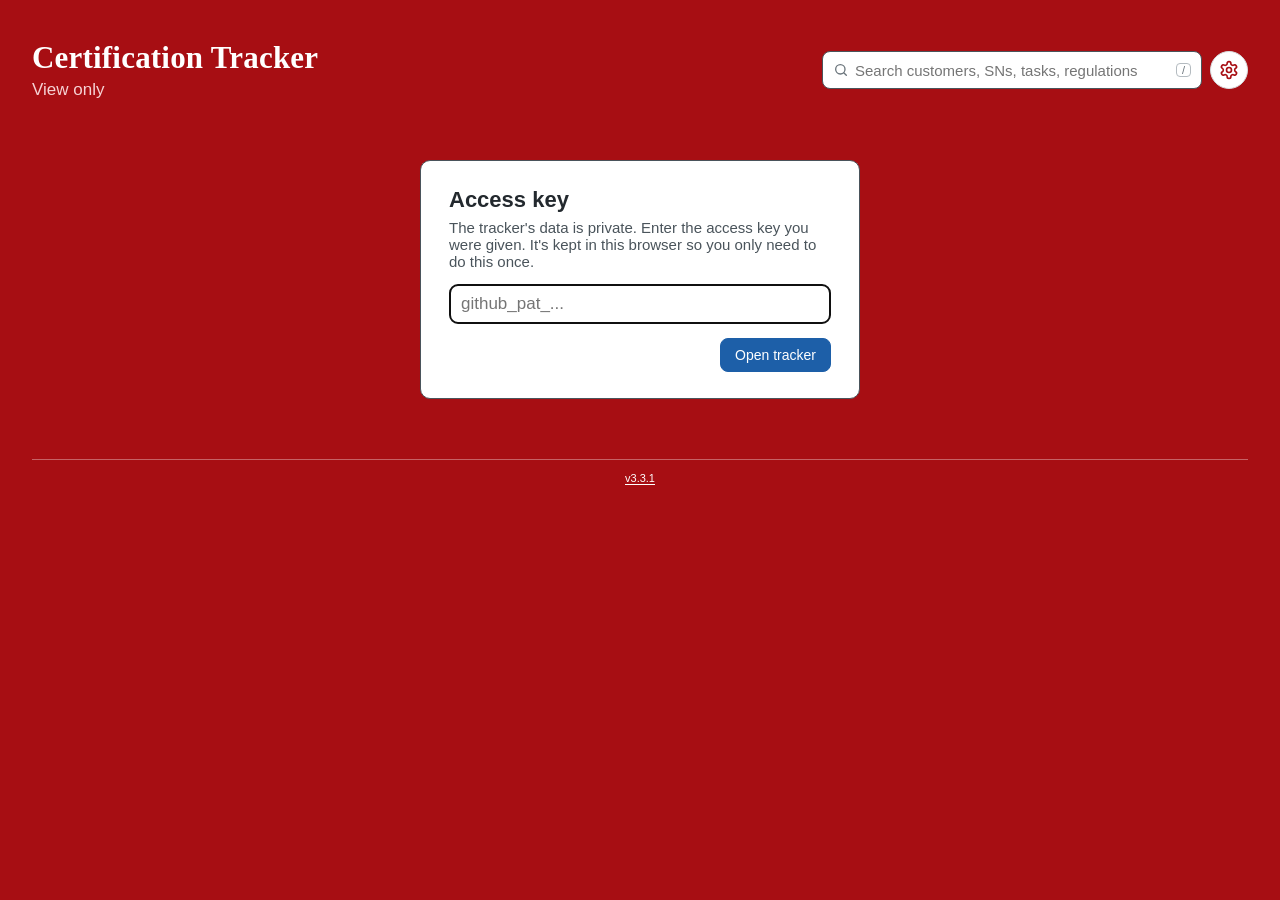
<file: index.html>
<!DOCTYPE html>
<html lang="en">
<head>
<meta charset="UTF-8">
<meta name="viewport" content="width=device-width, initial-scale=1">
<title>Certification Tracker</title>
<link rel="stylesheet" href="assets/tracker.css?v=3.3.1">
</head>
<body>
<div class="wrap">
  <header class="page-head">
    <div class="brand">
      <h1><a class="brand-link" href="#" onclick="goHome(); return false;">Certification Tracker</a></h1>
      <p class="sub">View only</p>
    </div>
    <div class="head-tools">
      <div class="search-wrap" role="search">
        <label class="search-box">
          <svg viewBox="0 0 24 24" fill="none" stroke="currentColor" stroke-width="2" stroke-linecap="round" aria-hidden="true"><circle cx="11" cy="11" r="7"/><path d="M20 20l-3.5-3.5"/></svg>
          <input id="search-input" type="search" placeholder="Search customers, SNs, tasks, regulations" aria-label="Search the tracker" autocomplete="off" aria-controls="search-suggest" aria-expanded="false">
          <kbd aria-hidden="true">/</kbd>
        </label>
        <div class="search-suggest" id="search-suggest" role="listbox" aria-label="Your frequent searches" hidden></div>
      </div>
      <button class="icon-btn" id="settings-btn" aria-label="Settings" title="Settings"><svg viewBox="0 0 24 24" width="22" height="22" fill="none" stroke="currentColor" stroke-width="2" stroke-linecap="round" stroke-linejoin="round" aria-hidden="true"><path d="M12.22 2h-.44a2 2 0 0 0-2 2v.18a2 2 0 0 1-1 1.73l-.43.25a2 2 0 0 1-2 0l-.15-.08a2 2 0 0 0-2.73.73l-.22.38a2 2 0 0 0 .73 2.73l.15.1a2 2 0 0 1 1 1.72v.51a2 2 0 0 1-1 1.74l-.15.09a2 2 0 0 0-.73 2.73l.22.38a2 2 0 0 0 2.73.73l.15-.08a2 2 0 0 1 2 0l.43.25a2 2 0 0 1 1 1.73V20a2 2 0 0 0 2 2h.44a2 2 0 0 0 2-2v-.18a2 2 0 0 1 1-1.73l.43-.25a2 2 0 0 1 2 0l.15.08a2 2 0 0 0 2.73-.73l.22-.39a2 2 0 0 0-.73-2.73l-.15-.08a2 2 0 0 1-1-1.74v-.5a2 2 0 0 1 1-1.74l.15-.09a2 2 0 0 0 .73-2.73l-.22-.38a2 2 0 0 0-2.73-.73l-.15.08a2 2 0 0 1-2 0l-.43-.25a2 2 0 0 1-1-1.73V4a2 2 0 0 0-2-2z"/><circle cx="12" cy="12" r="3"/></svg></button>
    </div>
  </header>

  <div id="sync-banner" class="sync-banner" style="display:none;"></div>

  <div id="list"><div class="loading">Loading&hellip;</div></div>
  <div class="version-footer"><a href="changelog.html" title="Change log">v3.3.1</a></div>
</div>

<div class="modal-bg" id="settings-modal-bg">
  <div class="modal">
    <h3>Sign in to edit</h3>
    <p style="font-size:var(--fs-sm);color:var(--ink-soft);margin-top:-8px;">Enter your editor key: a GitHub fine-grained token for the <strong>Certification-Tracker / tracker-data</strong> repo with Contents set to read and write. It's kept only in this browser and never saved to the repo.</p>
    <div class="field">
      <label for="s-token">Editor key</label>
      <input id="s-token" type="password" placeholder="github_pat_..." autocomplete="off">
    </div>
    <div class="err" id="settings-err" style="display:none;"></div>
    <div class="modal-actions">
      <button id="signout-btn" class="danger-link" type="button" title="Remove the viewer and editor keys from this browser">Sign out of this browser</button>
      <span style="flex:1"></span>
      <button id="settings-cancel-btn">Cancel</button>
      <button class="btn-primary" id="settings-save-btn">Connect &amp; open editor</button>
    </div>
  </div>
</div>
<script src="assets/tracker.js?v=3.3.1"></script>
<script src="assets/projects.js?v=3.3.1"></script>
<script src="assets/atd.js?v=3.3.1"></script>
<script>
// View-only page: needs a read-only key for the private data repo. Shared code is in assets/.

// The viewer key (read-only), or the editor key if this browser is signed in to edit.
function storedViewKey(){
  try{ return localStorage.getItem(VIEW_KEY) || (loadSettings() || {}).token || ''; }catch(e){ return ''; }
}

const ghConfig = {...DATA_REPO, token: storedViewKey()};

function saveSettings(cfg){
  localStorage.setItem(SETTINGS_KEY, JSON.stringify(cfg));
}

// Checks a key against the data repo. Returns {problem, canWrite}.
async function checkKey(token){
  let res;
  try{
    res = await fetch(`https://api.github.com/repos/${DATA_REPO.owner}/${DATA_REPO.repo}`, {headers: {
      'Accept': 'application/vnd.github+json', 'X-GitHub-Api-Version': '2022-11-28', 'Authorization': 'Bearer ' + token}});
  }catch(e){
    return {problem: 'Could not reach GitHub. Check your connection and try again.'};
  }
  if(res.status === 401) return {problem: 'GitHub rejected this key. It may have expired or been revoked.'};
  if(res.status === 403) return {problem: 'GitHub refused access with this key (403). It may be rate-limited or blocked by the organization\'s settings.'};
  if(res.status === 404) return {problem: "This key can't open the tracker's data. Check it was made for the Certification-Tracker organization with access to tracker-data."};
  if(!res.ok) return {problem: `GitHub check failed (${res.status}).`};
  const repo = await res.json();
  return {problem: '', canWrite: !!(repo.permissions && repo.permissions.push)};
}

// ---- Access key screen (first visit, or when the key stops working) ----
function showGate(message){
  hideBanner();
  document.getElementById('list').innerHTML = `
    <div class="gate">
      <h2>Access key</h2>
      <p>The tracker's data is private. Enter the access key you were given. It's kept in this browser so you only need to do this once.</p>
      <input id="gate-key" type="password" placeholder="github_pat_..." autocomplete="off">
      <div class="err" id="gate-err" style="${message ? '' : 'display:none;'}">${escapeHtml(message || '')}</div>
      <div class="gate-actions"><button class="btn-primary" id="gate-btn" type="button">Open tracker</button></div>
    </div>`;
  const input = document.getElementById('gate-key');
  const go = async () => {
    const key = input.value.trim();
    const err = document.getElementById('gate-err');
    if(!key){ err.textContent = 'Enter your access key.'; err.style.display = 'block'; return; }
    const btn = document.getElementById('gate-btn');
    btn.disabled = true; btn.textContent = 'Checking\u2026';
    const {problem} = await checkKey(key);
    btn.disabled = false; btn.textContent = 'Open tracker';
    if(problem){ err.textContent = problem; err.style.display = 'block'; return; }
    try{ localStorage.setItem(VIEW_KEY, key); }catch(e){}
    ghConfig.token = key;
    load();
  };
  document.getElementById('gate-btn').addEventListener('click', go);
  input.addEventListener('keydown', e => { if(e.key === 'Enter') go(); });
  input.focus();
}

// ---- Sign-in to the editor (admin/project-management.html) ----
function showSettingsError(msg){
  const el = document.getElementById('settings-err');
  el.textContent = msg;
  el.style.display = msg ? 'block' : 'none';
}

function openSettings(message){
  document.getElementById('s-token').value = (loadSettings() || {}).token || '';
  showSettingsError(message || '');
  document.getElementById('settings-modal-bg').classList.add('open');
  document.getElementById('s-token').focus();
}

function closeSettings(){
  document.getElementById('settings-modal-bg').classList.remove('open');
}

document.getElementById('settings-btn').addEventListener('click', () => openSettings());
document.getElementById('settings-cancel-btn').addEventListener('click', closeSettings);
document.getElementById('settings-modal-bg').addEventListener('click', (e) => {
  if(e.target.id === 'settings-modal-bg') closeSettings();
});

document.getElementById('signout-btn').addEventListener('click', () => {
  if(!confirm('Remove the access and editor keys from this browser?\n\nYou will need to enter a key again to open the tracker.')) return;
  try{ localStorage.removeItem(VIEW_KEY); localStorage.removeItem(SETTINGS_KEY); }catch(e){}
  location.href = location.pathname;
});

document.getElementById('settings-save-btn').addEventListener('click', async () => {
  const token = document.getElementById('s-token').value.trim();
  if(!token){ showSettingsError('Enter your editor key.'); return; }
  const btn = document.getElementById('settings-save-btn');
  btn.disabled = true;
  btn.textContent = 'Checking\u2026';
  showSettingsError('');
  const {problem, canWrite} = await checkKey(token);
  btn.disabled = false;
  btn.textContent = 'Connect & open editor';
  if(problem){ showSettingsError(problem); return; }
  if(!canWrite){ showSettingsError('This key can read the tracker but not save changes. Use your editor key (Contents: read and write).'); return; }
  saveSettings({...DATA_REPO, token});
  location.href = 'admin/project-management.html' + location.hash;
});

// Arriving from the editor (no credentials, or the saved key was rejected)
(function(){
  const params = new URLSearchParams(location.search);
  if(params.get('settings') === '1'){
    openSettings(params.get('reason') === 'rejected'
      ? 'GitHub rejected the saved editor key. Enter a valid key to open the editor.'
      : '');
    history.replaceState(null, '', location.pathname + location.hash);
  }
})();

async function load(){
  if(!ghConfig.token){ showGate(); return; }
  try{
    showBanner('info', 'Loading from GitHub&hellip;');
    const raw = await fetchFromGitHub();
    if(raw === null){
      setData({devices: [], projects: []});
      showBanner('error', 'No data file found at that path yet.');
    }else{
      // A file from before 3.2 is shown converted to devices and projects (the editor saves the conversion).
      setData(readData(raw).data);
      hideBanner();
    }
  }catch(e){
    if(e.status === 401 || e.status === 404){
      // The key expired, was revoked, or can't see the data repo.
      try{ localStorage.removeItem(VIEW_KEY); }catch(err){}
      ghConfig.token = '';
      showGate(e.status === 401 ? 'Your access key has expired or been revoked. Enter a new one.' : "Your access key can't open the tracker's data. Enter a different key.");
      return;
    }
    showBanner('error', 'Could not load from GitHub: ' + escapeHtml(e.message));
    setData({devices: [], projects: []});
  }
  document.getElementById('list').innerHTML = '';
  render();
  loadLibrary();
}

// ---- Keeping the page up to date ----
// Check GitHub again when this tab is selected (at most every 5 seconds).
async function refreshFromGitHub(){
  if(Date.now() - lastFetchAt < 5000) return;
  const prevSha = currentSha;
  try{
    const raw = await fetchFromGitHub();
    if(raw && currentSha !== prevSha){
      setData(readData(raw).data);
      hideBanner();
      render();
    }
  }catch(e){ /* keep showing what's already loaded */ }
}

document.addEventListener('visibilitychange', () => {
  if(document.visibilityState === 'visible') refreshFromGitHub();
});

window.addEventListener('focus', refreshFromGitHub);

// When the editor saves in another tab of this browser, show the new data straight away.
const SYNC_KEY = `${ghConfig.owner}/${ghConfig.repo}@${ghConfig.branch}:${ghConfig.path}`.toLowerCase();

if('BroadcastChannel' in window){
  const syncChannel = new BroadcastChannel('cert-tracker-sync');
  syncChannel.onmessage = (e) => {
    const m = e.data || {};
    if(m.type === 'saved' && m.key === SYNC_KEY && isV4(m.data)){
      setData(normalizeV4(m.data));
      if(m.library) library = normalizeLibrary(m.library);
      if(m.atd) atd = normalizeAtd(m.atd);
      currentSha = m.sha || currentSha;
      hideBanner();
      render();
    }
  };
}

initHeader();
load();
</script>
</body>
</html>
</file>
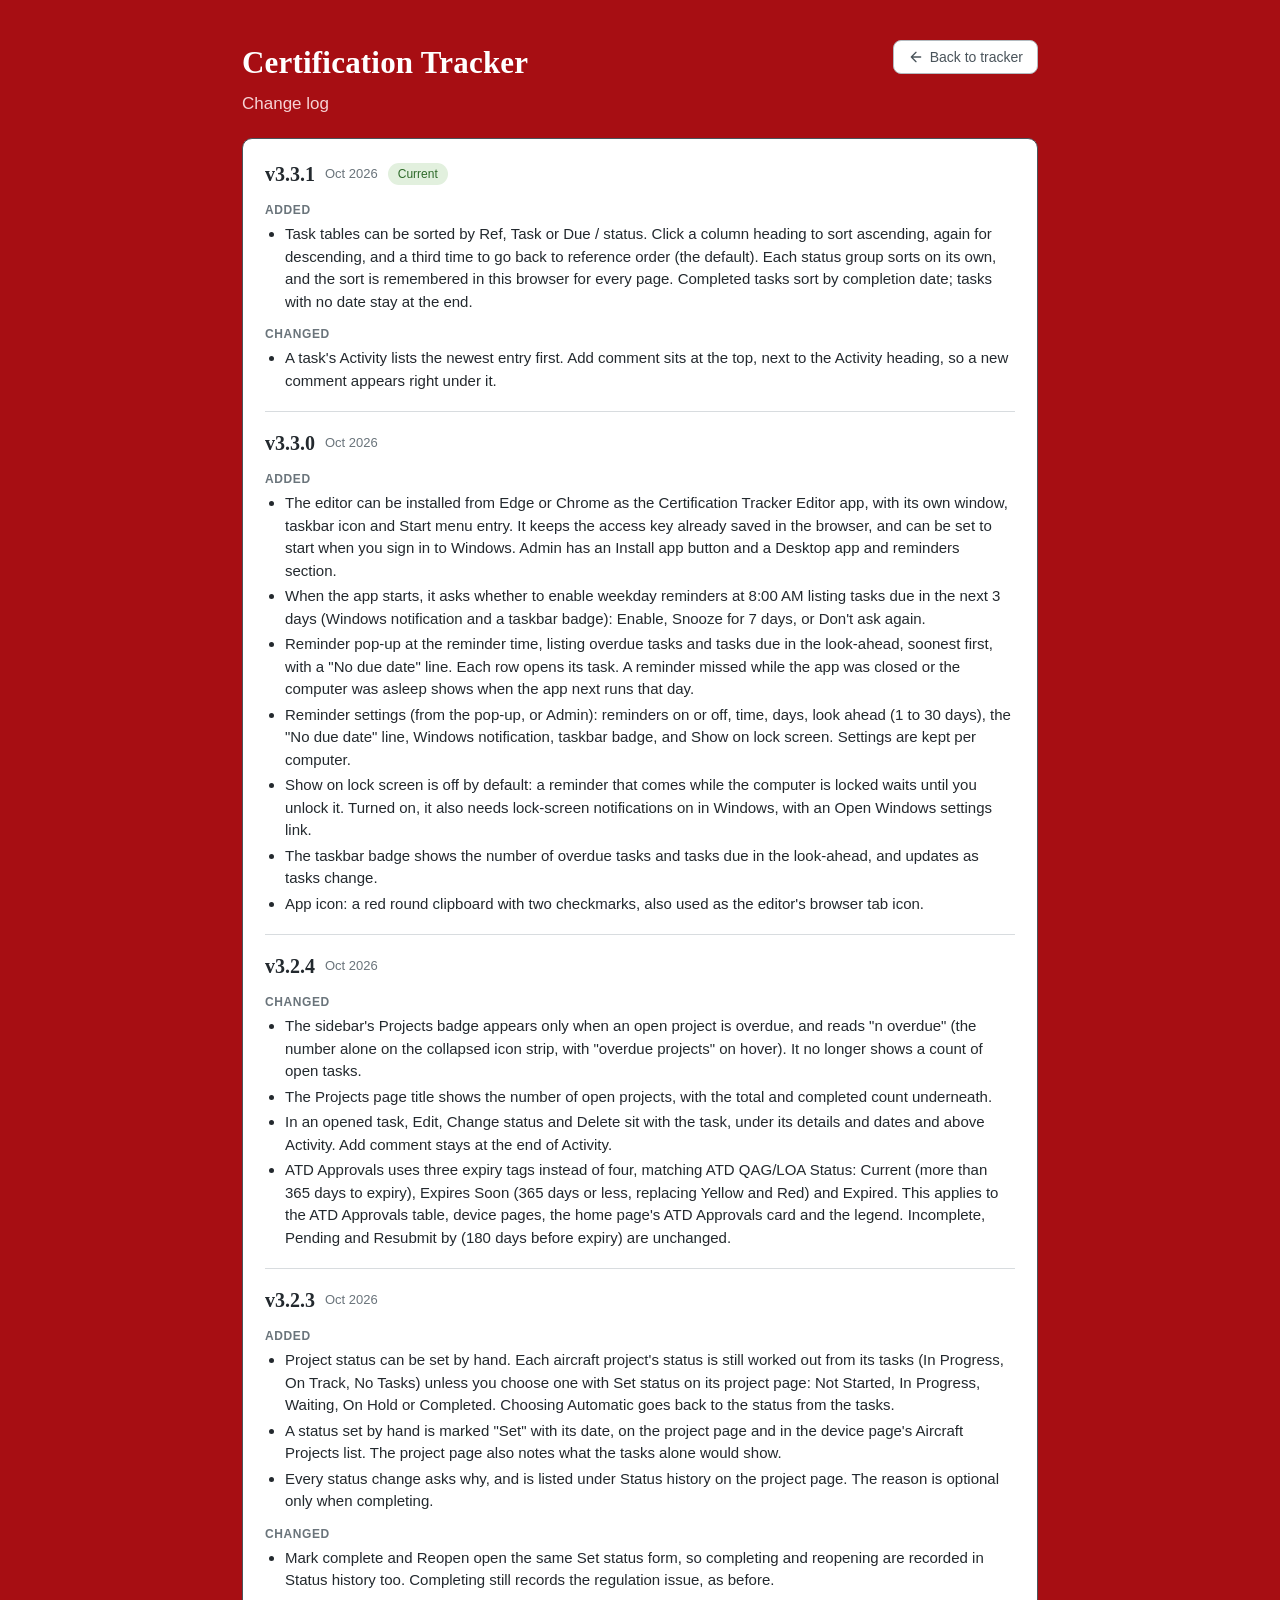
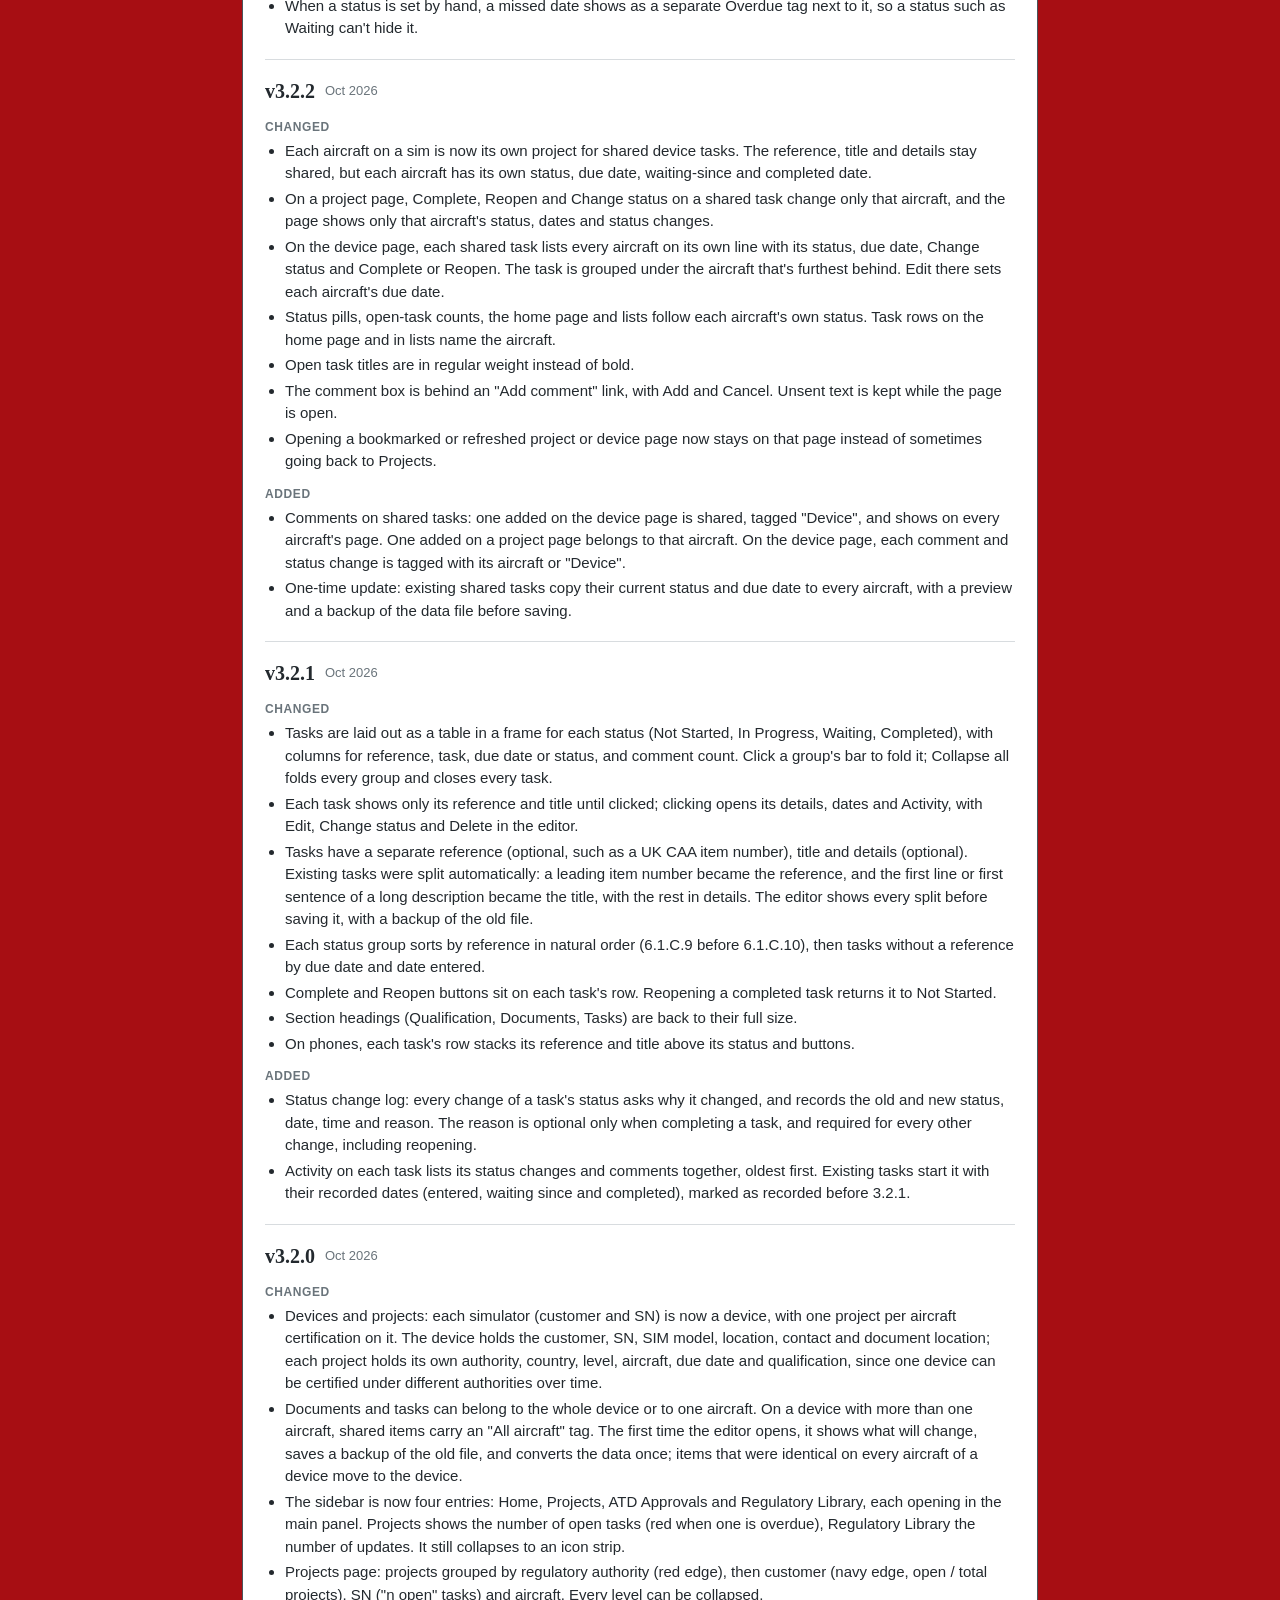
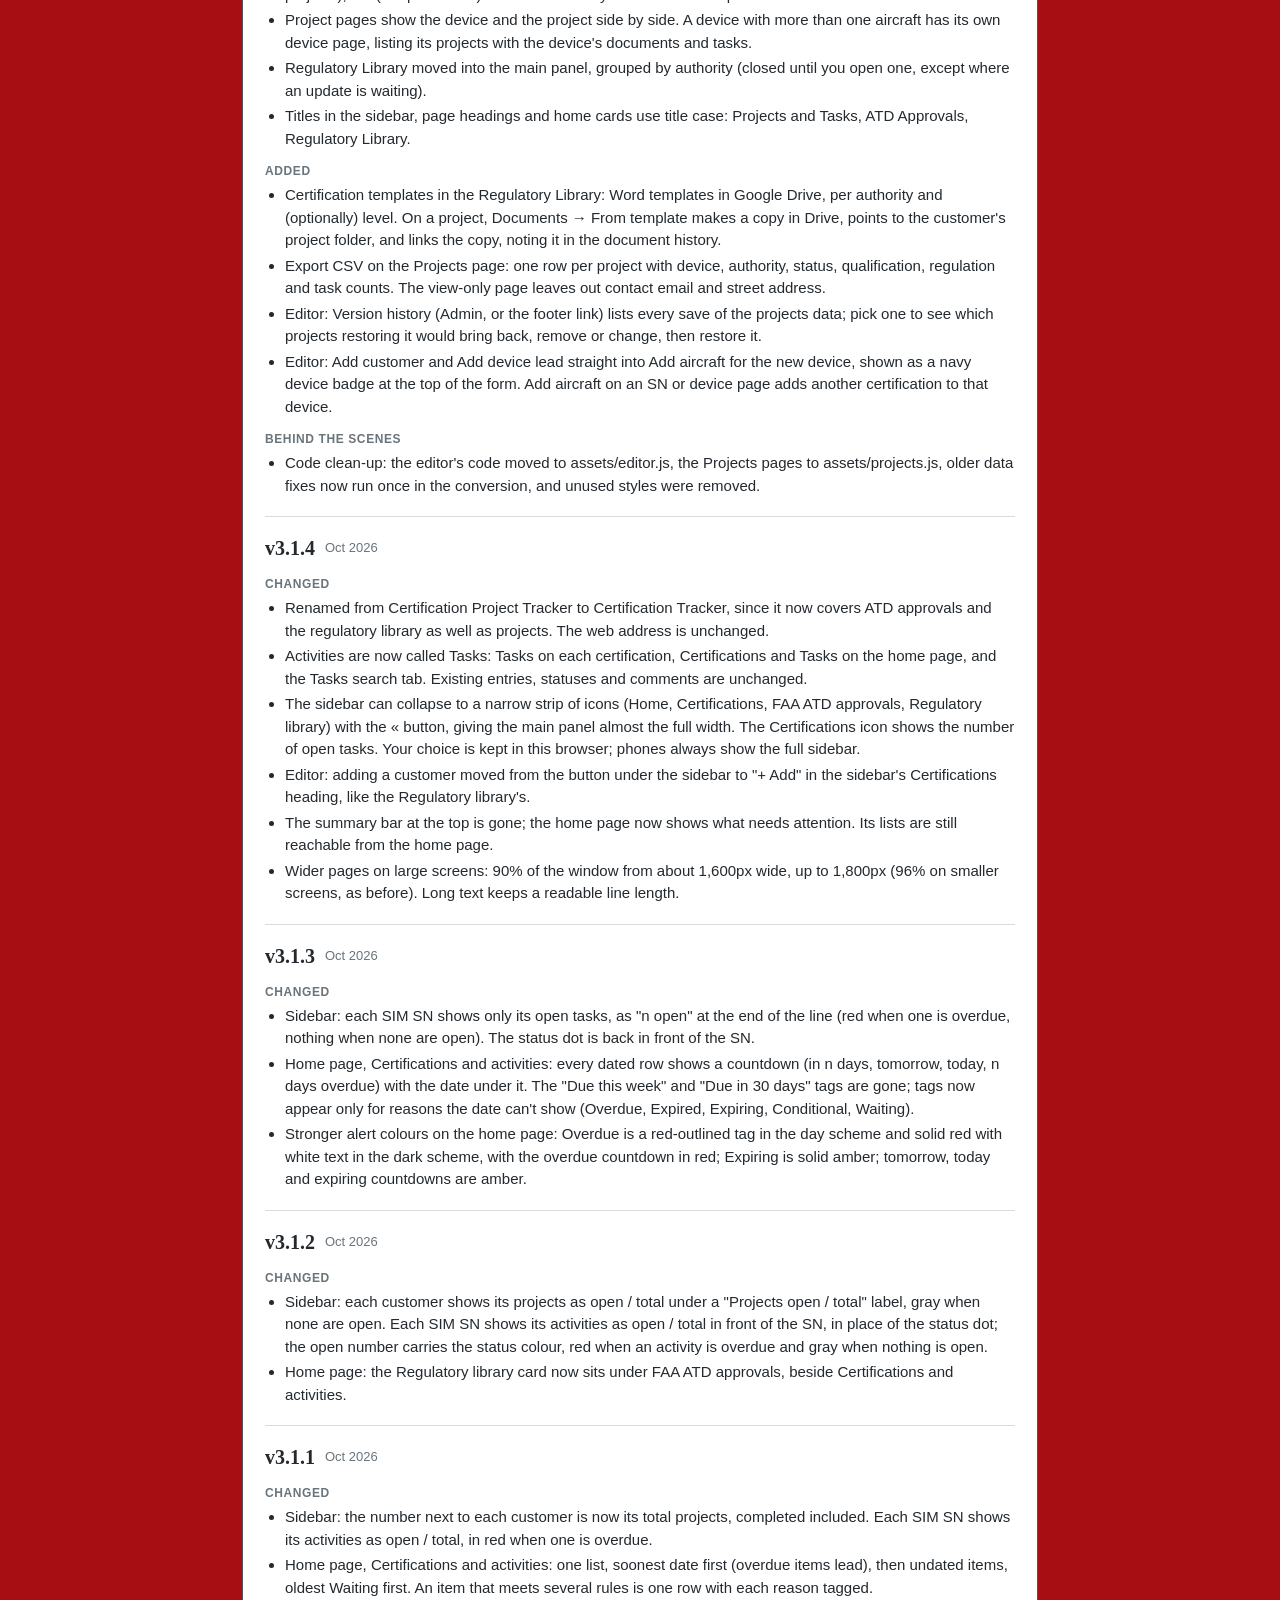
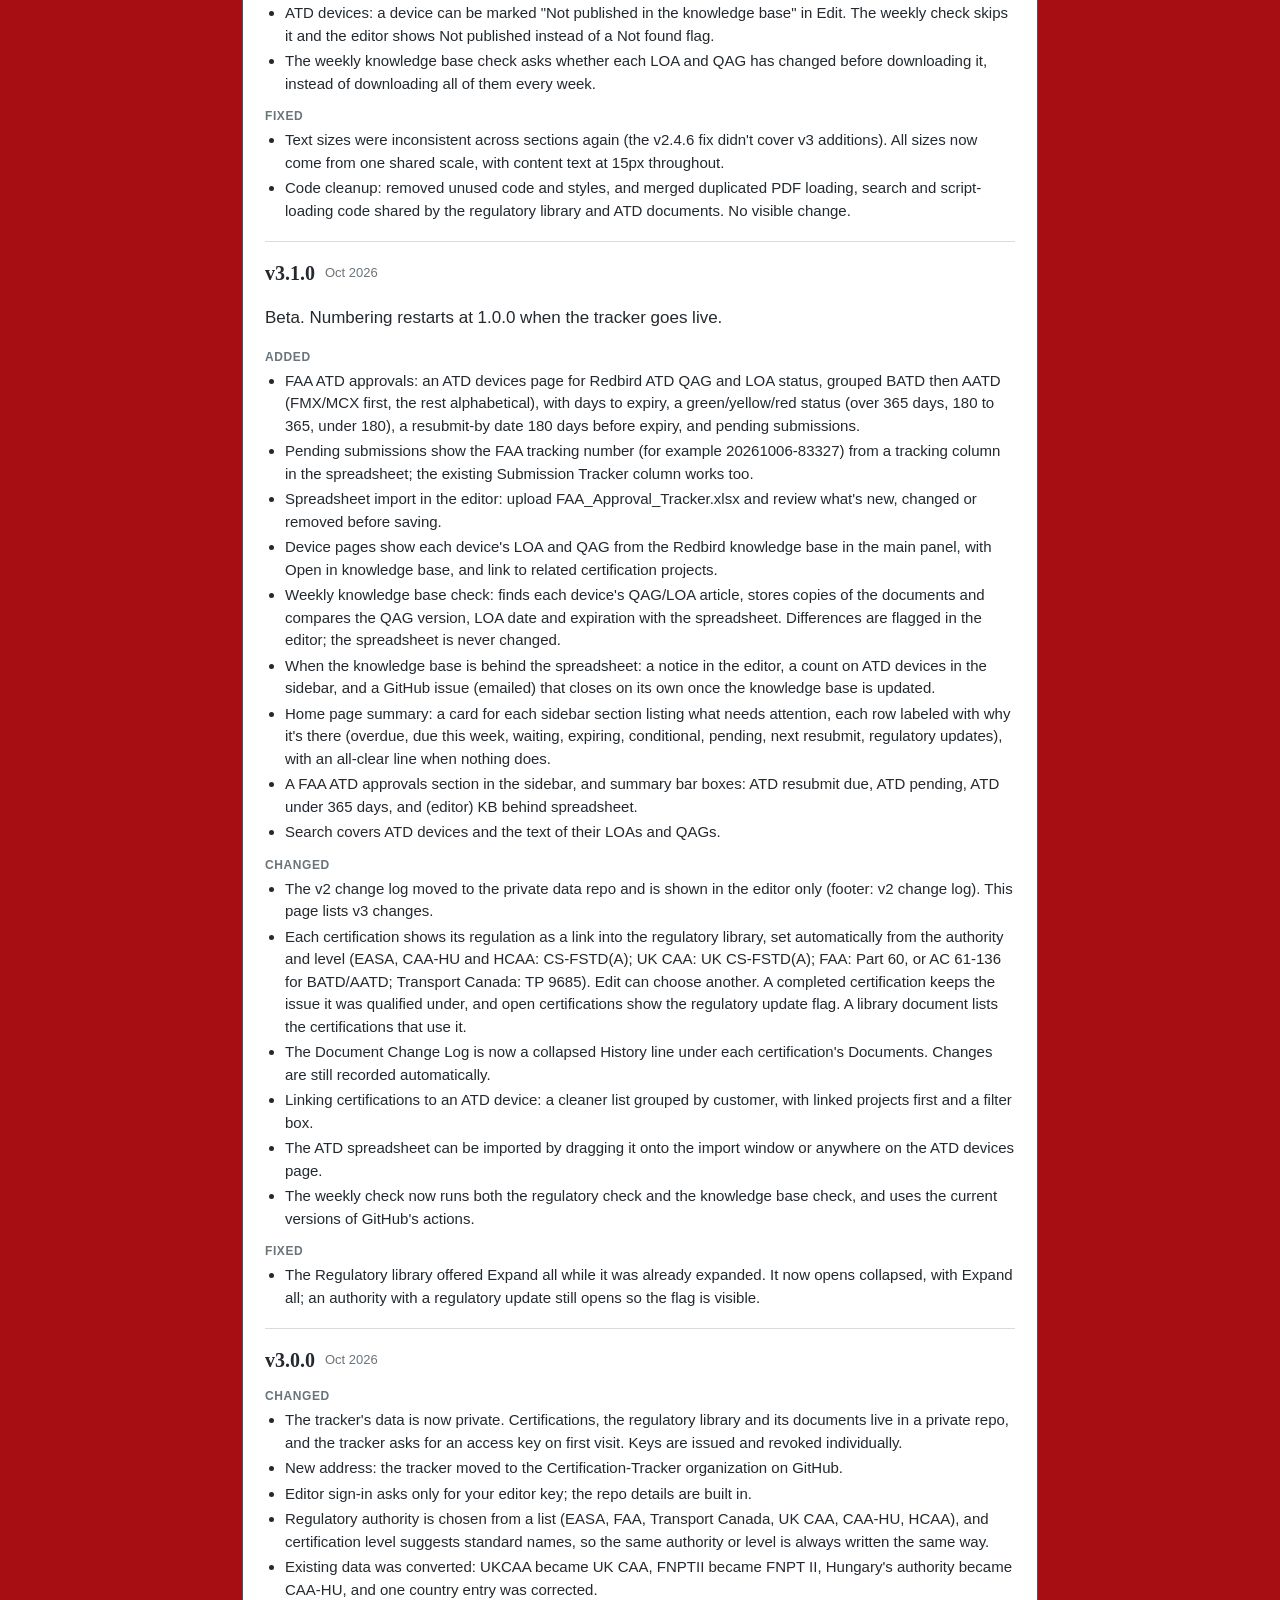
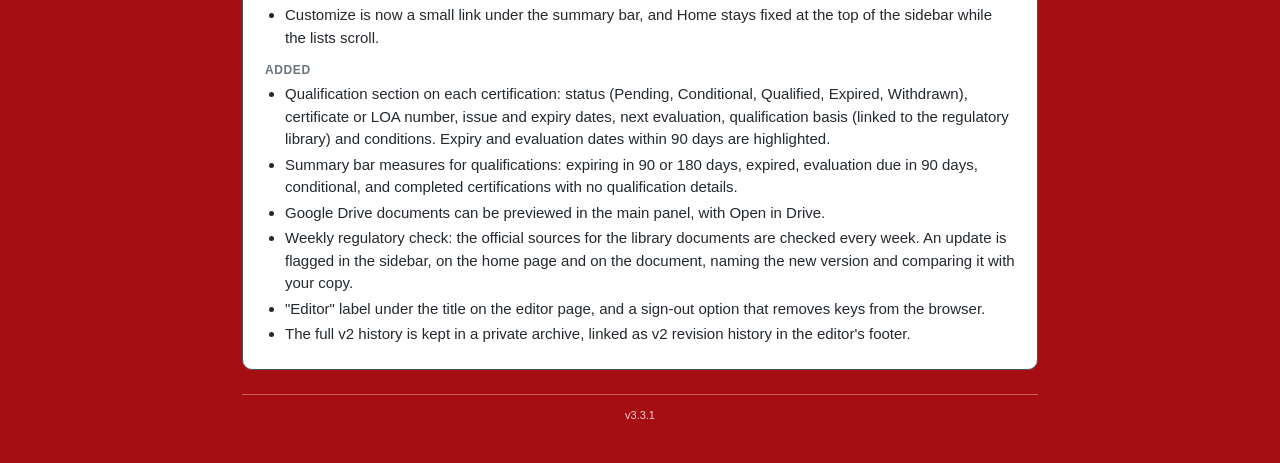
<file: changelog.html>
<!DOCTYPE html>
<html lang="en">
<head>
<meta charset="UTF-8">
<meta name="viewport" content="width=device-width, initial-scale=1">
<title>Change log — Certification Tracker</title>
<link rel="stylesheet" href="assets/tracker.css?v=3.3.1">
<style>
  /* Change log page: shared colors and base styles come from assets/tracker.css. */
  body{padding:0;line-height:1.5;}
  .wrap{max-width:860px;margin:0 auto;padding:clamp(16px,4vw,40px) clamp(12px,3vw,32px);}
  .page-head{justify-content:space-between;align-items:flex-start;margin-bottom:22px;}
  .back{display:inline-flex;align-items:center;gap:6px;font-size:var(--fs-ui);border-radius:8px;border:1px solid var(--line-strong);background:var(--card);color:var(--ink-soft);padding:8px 14px;}
  .back:hover{background:var(--hover);color:var(--ink);border-color:var(--edit-hover-line);}
  .back:focus-visible{outline:2px solid var(--action-ink);outline-offset:2px;}
  .back svg{width:16px;height:16px;}
  .card{background:var(--card);border:1px solid var(--card-line);border-radius:var(--radius);padding:4px 22px;}
  .ver{padding:16px 0;}
  .ver + .ver{border-top:1px solid var(--line);}
  .vh{display:flex;align-items:center;gap:10px;flex-wrap:wrap;margin:0;font-size:inherit;font-weight:400;}
  .vn{font-family:var(--serif);font-size:var(--fs-xl);font-weight:700;color:var(--ink);}
  .vd{font-size:var(--fs-sm);color:var(--ink-faint);}
  .cur{font-size:var(--fs-xs);padding:2px 10px;border-radius:99px;background:var(--sage-bg);color:var(--sage);}
  .grp{font-size:var(--fs-xs);font-weight:700;color:var(--ink-faint);text-transform:uppercase;letter-spacing:0.05em;margin:12px 0 4px;}
  .card ul{margin:0;padding-left:20px;font-size:var(--fs-body);}
  .card li{margin:3px 0;}
</style>
</head>
<body>
<div class="wrap">
  <header class="page-head">
    <div>
      <h1>Certification Tracker</h1>
      <p class="sub">Change log</p>
    </div>
    <button class="back" id="back-btn" type="button"><svg viewBox="0 0 24 24" fill="none" stroke="currentColor" stroke-width="2" stroke-linecap="round" stroke-linejoin="round" aria-hidden="true"><path d="M19 12H5M12 19l-7-7 7-7"/></svg>Back to tracker</button>
  </header>
  <main class="card">
      <section class="ver" id="v3.3.1">
        <h2 class="vh"><span class="vn">v3.3.1</span> <span class="vd">Oct 2026</span> <span class="cur">Current</span></h2>
        <h3 class="grp">Added</h3>
        <ul>
          <li>Task tables can be sorted by Ref, Task or Due / status. Click a column heading to sort ascending, again for descending, and a third time to go back to reference order (the default). Each status group sorts on its own, and the sort is remembered in this browser for every page. Completed tasks sort by completion date; tasks with no date stay at the end.</li>
        </ul>
        <h3 class="grp">Changed</h3>
        <ul>
          <li>A task's Activity lists the newest entry first. Add comment sits at the top, next to the Activity heading, so a new comment appears right under it.</li>
        </ul>
      </section>
      <section class="ver" id="v3.3.0">
        <h2 class="vh"><span class="vn">v3.3.0</span> <span class="vd">Oct 2026</span></h2>
        <h3 class="grp">Added</h3>
        <ul>
          <li>The editor can be installed from Edge or Chrome as the Certification Tracker Editor app, with its own window, taskbar icon and Start menu entry. It keeps the access key already saved in the browser, and can be set to start when you sign in to Windows. Admin has an Install app button and a Desktop app and reminders section.</li>
          <li>When the app starts, it asks whether to enable weekday reminders at 8:00 AM listing tasks due in the next 3 days (Windows notification and a taskbar badge): Enable, Snooze for 7 days, or Don't ask again.</li>
          <li>Reminder pop-up at the reminder time, listing overdue tasks and tasks due in the look-ahead, soonest first, with a "No due date" line. Each row opens its task. A reminder missed while the app was closed or the computer was asleep shows when the app next runs that day.</li>
          <li>Reminder settings (from the pop-up, or Admin): reminders on or off, time, days, look ahead (1 to 30 days), the "No due date" line, Windows notification, taskbar badge, and Show on lock screen. Settings are kept per computer.</li>
          <li>Show on lock screen is off by default: a reminder that comes while the computer is locked waits until you unlock it. Turned on, it also needs lock-screen notifications on in Windows, with an Open Windows settings link.</li>
          <li>The taskbar badge shows the number of overdue tasks and tasks due in the look-ahead, and updates as tasks change.</li>
          <li>App icon: a red round clipboard with two checkmarks, also used as the editor's browser tab icon.</li>
        </ul>
      </section>
      <section class="ver" id="v3.2.4">
        <h2 class="vh"><span class="vn">v3.2.4</span> <span class="vd">Oct 2026</span></h2>
        <h3 class="grp">Changed</h3>
        <ul>
          <li>The sidebar's Projects badge appears only when an open project is overdue, and reads "n overdue" (the number alone on the collapsed icon strip, with "overdue projects" on hover). It no longer shows a count of open tasks.</li>
          <li>The Projects page title shows the number of open projects, with the total and completed count underneath.</li>
          <li>In an opened task, Edit, Change status and Delete sit with the task, under its details and dates and above Activity. Add comment stays at the end of Activity.</li>
          <li>ATD Approvals uses three expiry tags instead of four, matching ATD QAG/LOA Status: Current (more than 365 days to expiry), Expires Soon (365 days or less, replacing Yellow and Red) and Expired. This applies to the ATD Approvals table, device pages, the home page's ATD Approvals card and the legend. Incomplete, Pending and Resubmit by (180 days before expiry) are unchanged.</li>
        </ul>
      </section>
      <section class="ver" id="v3.2.3">
        <h2 class="vh"><span class="vn">v3.2.3</span> <span class="vd">Oct 2026</span></h2>
        <h3 class="grp">Added</h3>
        <ul>
          <li>Project status can be set by hand. Each aircraft project's status is still worked out from its tasks (In Progress, On Track, No Tasks) unless you choose one with Set status on its project page: Not Started, In Progress, Waiting, On Hold or Completed. Choosing Automatic goes back to the status from the tasks.</li>
          <li>A status set by hand is marked "Set" with its date, on the project page and in the device page's Aircraft Projects list. The project page also notes what the tasks alone would show.</li>
          <li>Every status change asks why, and is listed under Status history on the project page. The reason is optional only when completing.</li>
        </ul>
        <h3 class="grp">Changed</h3>
        <ul>
          <li>Mark complete and Reopen open the same Set status form, so completing and reopening are recorded in Status history too. Completing still records the regulation issue, as before.</li>
          <li>When a status is set by hand, a missed date shows as a separate Overdue tag next to it, so a status such as Waiting can't hide it.</li>
        </ul>
      </section>
      <section class="ver" id="v3.2.2">
        <h2 class="vh"><span class="vn">v3.2.2</span> <span class="vd">Oct 2026</span></h2>
        <h3 class="grp">Changed</h3>
        <ul>
          <li>Each aircraft on a sim is now its own project for shared device tasks. The reference, title and details stay shared, but each aircraft has its own status, due date, waiting-since and completed date.</li>
          <li>On a project page, Complete, Reopen and Change status on a shared task change only that aircraft, and the page shows only that aircraft's status, dates and status changes.</li>
          <li>On the device page, each shared task lists every aircraft on its own line with its status, due date, Change status and Complete or Reopen. The task is grouped under the aircraft that's furthest behind. Edit there sets each aircraft's due date.</li>
          <li>Status pills, open-task counts, the home page and lists follow each aircraft's own status. Task rows on the home page and in lists name the aircraft.</li>
          <li>Open task titles are in regular weight instead of bold.</li>
          <li>The comment box is behind an "Add comment" link, with Add and Cancel. Unsent text is kept while the page is open.</li>
          <li>Opening a bookmarked or refreshed project or device page now stays on that page instead of sometimes going back to Projects.</li>
        </ul>
        <h3 class="grp">Added</h3>
        <ul>
          <li>Comments on shared tasks: one added on the device page is shared, tagged "Device", and shows on every aircraft's page. One added on a project page belongs to that aircraft. On the device page, each comment and status change is tagged with its aircraft or "Device".</li>
          <li>One-time update: existing shared tasks copy their current status and due date to every aircraft, with a preview and a backup of the data file before saving.</li>
        </ul>
      </section>
      <section class="ver" id="v3.2.1">
        <h2 class="vh"><span class="vn">v3.2.1</span> <span class="vd">Oct 2026</span></h2>
        <h3 class="grp">Changed</h3>
        <ul>
          <li>Tasks are laid out as a table in a frame for each status (Not Started, In Progress, Waiting, Completed), with columns for reference, task, due date or status, and comment count. Click a group's bar to fold it; Collapse all folds every group and closes every task.</li>
          <li>Each task shows only its reference and title until clicked; clicking opens its details, dates and Activity, with Edit, Change status and Delete in the editor.</li>
          <li>Tasks have a separate reference (optional, such as a UK CAA item number), title and details (optional). Existing tasks were split automatically: a leading item number became the reference, and the first line or first sentence of a long description became the title, with the rest in details. The editor shows every split before saving it, with a backup of the old file.</li>
          <li>Each status group sorts by reference in natural order (6.1.C.9 before 6.1.C.10), then tasks without a reference by due date and date entered.</li>
          <li>Complete and Reopen buttons sit on each task's row. Reopening a completed task returns it to Not Started.</li>
          <li>Section headings (Qualification, Documents, Tasks) are back to their full size.</li>
          <li>On phones, each task's row stacks its reference and title above its status and buttons.</li>
        </ul>
        <h3 class="grp">Added</h3>
        <ul>
          <li>Status change log: every change of a task's status asks why it changed, and records the old and new status, date, time and reason. The reason is optional only when completing a task, and required for every other change, including reopening.</li>
          <li>Activity on each task lists its status changes and comments together, oldest first. Existing tasks start it with their recorded dates (entered, waiting since and completed), marked as recorded before 3.2.1.</li>
        </ul>
      </section>
      <section class="ver" id="v3.2.0">
        <h2 class="vh"><span class="vn">v3.2.0</span> <span class="vd">Oct 2026</span></h2>
        <h3 class="grp">Changed</h3>
        <ul>
          <li>Devices and projects: each simulator (customer and SN) is now a device, with one project per aircraft certification on it. The device holds the customer, SN, SIM model, location, contact and document location; each project holds its own authority, country, level, aircraft, due date and qualification, since one device can be certified under different authorities over time.</li>
          <li>Documents and tasks can belong to the whole device or to one aircraft. On a device with more than one aircraft, shared items carry an "All aircraft" tag. The first time the editor opens, it shows what will change, saves a backup of the old file, and converts the data once; items that were identical on every aircraft of a device move to the device.</li>
          <li>The sidebar is now four entries: Home, Projects, ATD Approvals and Regulatory Library, each opening in the main panel. Projects shows the number of open tasks (red when one is overdue), Regulatory Library the number of updates. It still collapses to an icon strip.</li>
          <li>Projects page: projects grouped by regulatory authority (red edge), then customer (navy edge, open / total projects), SN ("n open" tasks) and aircraft. Every level can be collapsed.</li>
          <li>Project pages show the device and the project side by side. A device with more than one aircraft has its own device page, listing its projects with the device's documents and tasks.</li>
          <li>Regulatory Library moved into the main panel, grouped by authority (closed until you open one, except where an update is waiting).</li>
          <li>Titles in the sidebar, page headings and home cards use title case: Projects and Tasks, ATD Approvals, Regulatory Library.</li>
        </ul>
        <h3 class="grp">Added</h3>
        <ul>
          <li>Certification templates in the Regulatory Library: Word templates in Google Drive, per authority and (optionally) level. On a project, Documents &rarr; From template makes a copy in Drive, points to the customer's project folder, and links the copy, noting it in the document history.</li>
          <li>Export CSV on the Projects page: one row per project with device, authority, status, qualification, regulation and task counts. The view-only page leaves out contact email and street address.</li>
          <li>Editor: Version history (Admin, or the footer link) lists every save of the projects data; pick one to see which projects restoring it would bring back, remove or change, then restore it.</li>
          <li>Editor: Add customer and Add device lead straight into Add aircraft for the new device, shown as a navy device badge at the top of the form. Add aircraft on an SN or device page adds another certification to that device.</li>
        </ul>
        <h3 class="grp">Behind the scenes</h3>
        <ul>
          <li>Code clean-up: the editor's code moved to assets/editor.js, the Projects pages to assets/projects.js, older data fixes now run once in the conversion, and unused styles were removed.</li>
        </ul>
      </section>
      <section class="ver" id="v3.1.4">
        <h2 class="vh"><span class="vn">v3.1.4</span> <span class="vd">Oct 2026</span></h2>
        <h3 class="grp">Changed</h3>
        <ul>
          <li>Renamed from Certification Project Tracker to Certification Tracker, since it now covers ATD approvals and the regulatory library as well as projects. The web address is unchanged.</li>
          <li>Activities are now called Tasks: Tasks on each certification, Certifications and Tasks on the home page, and the Tasks search tab. Existing entries, statuses and comments are unchanged.</li>
          <li>The sidebar can collapse to a narrow strip of icons (Home, Certifications, FAA ATD approvals, Regulatory library) with the « button, giving the main panel almost the full width. The Certifications icon shows the number of open tasks. Your choice is kept in this browser; phones always show the full sidebar.</li>
          <li>Editor: adding a customer moved from the button under the sidebar to "+ Add" in the sidebar's Certifications heading, like the Regulatory library's.</li>
          <li>The summary bar at the top is gone; the home page now shows what needs attention. Its lists are still reachable from the home page.</li>
          <li>Wider pages on large screens: 90% of the window from about 1,600px wide, up to 1,800px (96% on smaller screens, as before). Long text keeps a readable line length.</li>
        </ul>
      </section>
      <section class="ver" id="v3.1.3">
        <h2 class="vh"><span class="vn">v3.1.3</span> <span class="vd">Oct 2026</span></h2>
        <h3 class="grp">Changed</h3>
        <ul>
          <li>Sidebar: each SIM SN shows only its open tasks, as "n open" at the end of the line (red when one is overdue, nothing when none are open). The status dot is back in front of the SN.</li>
          <li>Home page, Certifications and activities: every dated row shows a countdown (in n days, tomorrow, today, n days overdue) with the date under it. The "Due this week" and "Due in 30 days" tags are gone; tags now appear only for reasons the date can't show (Overdue, Expired, Expiring, Conditional, Waiting).</li>
          <li>Stronger alert colours on the home page: Overdue is a red-outlined tag in the day scheme and solid red with white text in the dark scheme, with the overdue countdown in red; Expiring is solid amber; tomorrow, today and expiring countdowns are amber.</li>
        </ul>
      </section>
      <section class="ver" id="v3.1.2">
        <h2 class="vh"><span class="vn">v3.1.2</span> <span class="vd">Oct 2026</span></h2>
        <h3 class="grp">Changed</h3>
        <ul>
          <li>Sidebar: each customer shows its projects as open / total under a "Projects open / total" label, gray when none are open. Each SIM SN shows its activities as open / total in front of the SN, in place of the status dot; the open number carries the status colour, red when an activity is overdue and gray when nothing is open.</li>
          <li>Home page: the Regulatory library card now sits under FAA ATD approvals, beside Certifications and activities.</li>
        </ul>
      </section>
      <section class="ver" id="v3.1.1">
        <h2 class="vh"><span class="vn">v3.1.1</span> <span class="vd">Oct 2026</span></h2>
        <h3 class="grp">Changed</h3>
        <ul>
          <li>Sidebar: the number next to each customer is now its total projects, completed included. Each SIM SN shows its activities as open / total, in red when one is overdue.</li>
          <li>Home page, Certifications and activities: one list, soonest date first (overdue items lead), then undated items, oldest Waiting first. An item that meets several rules is one row with each reason tagged.</li>
          <li>ATD devices: a device can be marked "Not published in the knowledge base" in Edit. The weekly check skips it and the editor shows Not published instead of a Not found flag.</li>
          <li>The weekly knowledge base check asks whether each LOA and QAG has changed before downloading it, instead of downloading all of them every week.</li>
        </ul>
        <h3 class="grp">Fixed</h3>
        <ul>
          <li>Text sizes were inconsistent across sections again (the v2.4.6 fix didn't cover v3 additions). All sizes now come from one shared scale, with content text at 15px throughout.</li>
          <li>Code cleanup: removed unused code and styles, and merged duplicated PDF loading, search and script-loading code shared by the regulatory library and ATD documents. No visible change.</li>
        </ul>
      </section>
      <section class="ver" id="v3.1.0">
        <h2 class="vh"><span class="vn">v3.1.0</span> <span class="vd">Oct 2026</span></h2>
        <p>Beta. Numbering restarts at 1.0.0 when the tracker goes live.</p>
        <h3 class="grp">Added</h3>
        <ul>
          <li>FAA ATD approvals: an ATD devices page for Redbird ATD QAG and LOA status, grouped BATD then AATD (FMX/MCX first, the rest alphabetical), with days to expiry, a green/yellow/red status (over 365 days, 180 to 365, under 180), a resubmit-by date 180 days before expiry, and pending submissions.</li>
          <li>Pending submissions show the FAA tracking number (for example 20261006-83327) from a tracking column in the spreadsheet; the existing Submission Tracker column works too.</li>
          <li>Spreadsheet import in the editor: upload FAA_Approval_Tracker.xlsx and review what's new, changed or removed before saving.</li>
          <li>Device pages show each device's LOA and QAG from the Redbird knowledge base in the main panel, with Open in knowledge base, and link to related certification projects.</li>
          <li>Weekly knowledge base check: finds each device's QAG/LOA article, stores copies of the documents and compares the QAG version, LOA date and expiration with the spreadsheet. Differences are flagged in the editor; the spreadsheet is never changed.</li>
          <li>When the knowledge base is behind the spreadsheet: a notice in the editor, a count on ATD devices in the sidebar, and a GitHub issue (emailed) that closes on its own once the knowledge base is updated.</li>
          <li>Home page summary: a card for each sidebar section listing what needs attention, each row labeled with why it's there (overdue, due this week, waiting, expiring, conditional, pending, next resubmit, regulatory updates), with an all-clear line when nothing does.</li>
          <li>A FAA ATD approvals section in the sidebar, and summary bar boxes: ATD resubmit due, ATD pending, ATD under 365 days, and (editor) KB behind spreadsheet.</li>
          <li>Search covers ATD devices and the text of their LOAs and QAGs.</li>
        </ul>
        <h3 class="grp">Changed</h3>
        <ul>
          <li>The v2 change log moved to the private data repo and is shown in the editor only (footer: v2 change log). This page lists v3 changes.</li>
          <li>Each certification shows its regulation as a link into the regulatory library, set automatically from the authority and level (EASA, CAA-HU and HCAA: CS-FSTD(A); UK CAA: UK CS-FSTD(A); FAA: Part 60, or AC 61-136 for BATD/AATD; Transport Canada: TP 9685). Edit can choose another. A completed certification keeps the issue it was qualified under, and open certifications show the regulatory update flag. A library document lists the certifications that use it.</li>
          <li>The Document Change Log is now a collapsed History line under each certification's Documents. Changes are still recorded automatically.</li>
          <li>Linking certifications to an ATD device: a cleaner list grouped by customer, with linked projects first and a filter box.</li>
          <li>The ATD spreadsheet can be imported by dragging it onto the import window or anywhere on the ATD devices page.</li>
          <li>The weekly check now runs both the regulatory check and the knowledge base check, and uses the current versions of GitHub's actions.</li>
        </ul>
        <h3 class="grp">Fixed</h3>
        <ul>
          <li>The Regulatory library offered Expand all while it was already expanded. It now opens collapsed, with Expand all; an authority with a regulatory update still opens so the flag is visible.</li>
        </ul>
      </section>
      <section class="ver" id="v3.0.0">
        <h2 class="vh"><span class="vn">v3.0.0</span> <span class="vd">Oct 2026</span></h2>
        <h3 class="grp">Changed</h3>
        <ul>
          <li>The tracker&#x27;s data is now private. Certifications, the regulatory library and its documents live in a private repo, and the tracker asks for an access key on first visit. Keys are issued and revoked individually.</li>
          <li>New address: the tracker moved to the Certification-Tracker organization on GitHub.</li>
          <li>Editor sign-in asks only for your editor key; the repo details are built in.</li>
          <li>Regulatory authority is chosen from a list (EASA, FAA, Transport Canada, UK CAA, CAA-HU, HCAA), and certification level suggests standard names, so the same authority or level is always written the same way.</li>
          <li>Existing data was converted: UKCAA became UK CAA, FNPTII became FNPT II, Hungary&#x27;s authority became CAA-HU, and one country entry was corrected.</li>
          <li>Customize is now a small link under the summary bar, and Home stays fixed at the top of the sidebar while the lists scroll.</li>
        </ul>
        <h3 class="grp">Added</h3>
        <ul>
          <li>Qualification section on each certification: status (Pending, Conditional, Qualified, Expired, Withdrawn), certificate or LOA number, issue and expiry dates, next evaluation, qualification basis (linked to the regulatory library) and conditions. Expiry and evaluation dates within 90 days are highlighted.</li>
          <li>Summary bar measures for qualifications: expiring in 90 or 180 days, expired, evaluation due in 90 days, conditional, and completed certifications with no qualification details.</li>
          <li>Google Drive documents can be previewed in the main panel, with Open in Drive.</li>
          <li>Weekly regulatory check: the official sources for the library documents are checked every week. An update is flagged in the sidebar, on the home page and on the document, naming the new version and comparing it with your copy.</li>
          <li>&quot;Editor&quot; label under the title on the editor page, and a sign-out option that removes keys from the browser.</li>
          <li>The full v2 history is kept in a private archive, linked as v2 revision history in the editor&#x27;s footer.</li>
        </ul>
      </section>
  </main>
  <div class="version-footer">v3.3.1</div>
</div>
<script>
// Return to whichever tracker page opened this one; otherwise go to the view-only page.
document.getElementById('back-btn').addEventListener('click', () => {
  let sameSite = false;
  try{ sameSite = !!document.referrer && new URL(document.referrer).origin === location.origin; }catch(e){}
  if(sameSite && history.length > 1) history.back();
  else location.href = 'index.html';
});
</script>
</body>
</html>
</file>
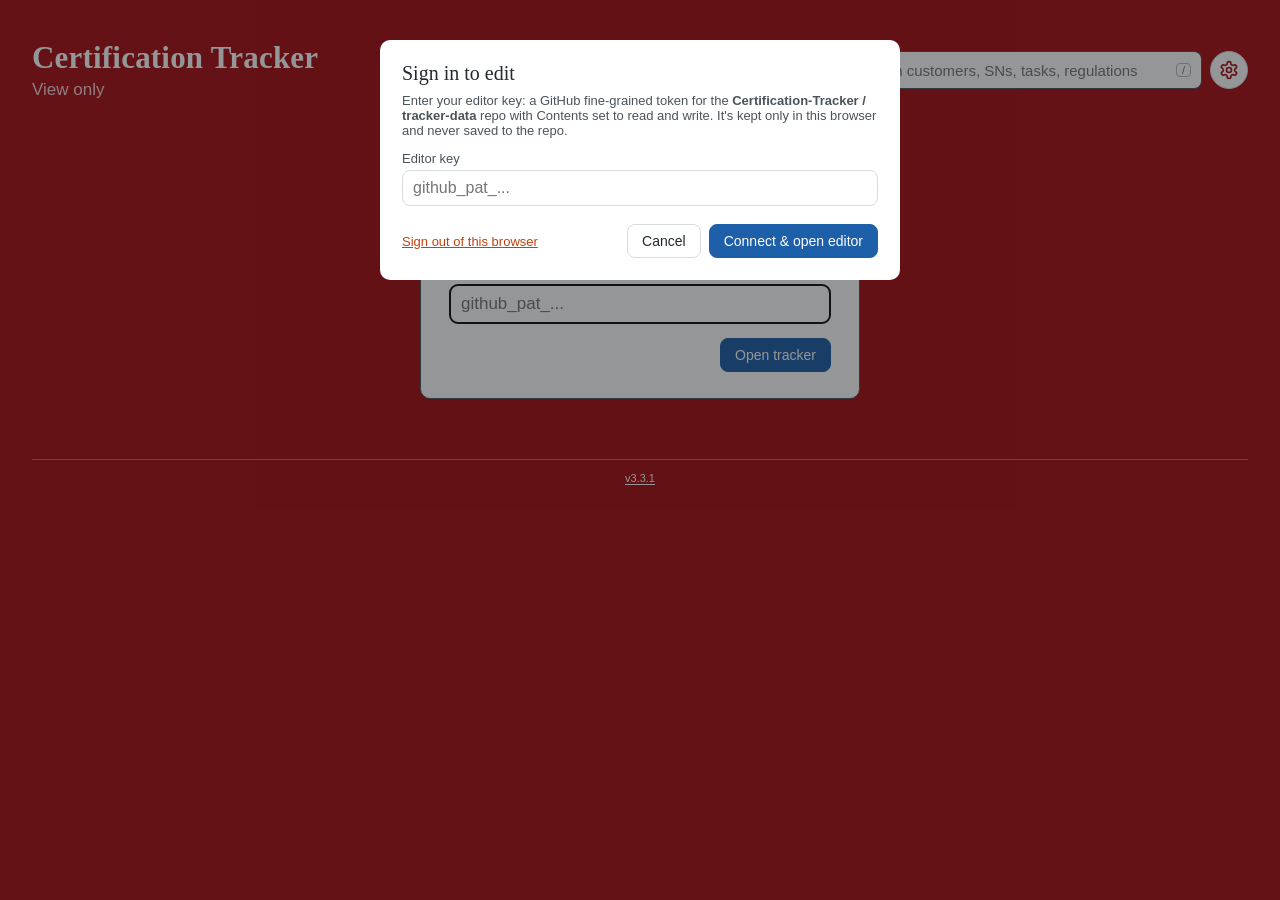
<file: admin/project-management.html>
<!DOCTYPE html>
<html lang="en">
<head>
<meta charset="UTF-8">
<meta name="viewport" content="width=device-width, initial-scale=1">
<title>Certification Tracker — Editor</title>
<link rel="stylesheet" href="../assets/tracker.css?v=3.3.1">
<link rel="manifest" href="manifest.webmanifest">
<link rel="icon" type="image/png" sizes="32x32" href="icons/icon-32.png">
<link rel="icon" type="image/png" sizes="16x16" href="icons/icon-16.png">
<link rel="apple-touch-icon" href="icons/icon-180.png">
<meta name="theme-color" content="#A70E13">
</head>
<body>
<div class="wrap">
  <header class="page-head">
    <div class="brand">
      <h1><a class="brand-link" href="#" onclick="goHome(); return false;">Certification Tracker</a></h1>
      <p class="sub">Editor</p>
    </div>
    <div class="head-tools">
      <div class="search-wrap" role="search">
        <label class="search-box">
          <svg viewBox="0 0 24 24" fill="none" stroke="currentColor" stroke-width="2" stroke-linecap="round" aria-hidden="true"><circle cx="11" cy="11" r="7"/><path d="M20 20l-3.5-3.5"/></svg>
          <input id="search-input" type="search" placeholder="Search customers, SNs, tasks, regulations" aria-label="Search the tracker" autocomplete="off" aria-controls="search-suggest" aria-expanded="false">
          <kbd aria-hidden="true">/</kbd>
        </label>
        <div class="search-suggest" id="search-suggest" role="listbox" aria-label="Your frequent searches" hidden></div>
      </div>
      <button class="icon-btn" id="admin-btn" type="button" title="Admin" aria-label="Admin"><svg viewBox="0 0 24 24" width="22" height="22" fill="none" stroke="currentColor" stroke-width="2" stroke-linecap="round" stroke-linejoin="round" aria-hidden="true"><path d="M12.22 2h-.44a2 2 0 0 0-2 2v.18a2 2 0 0 1-1 1.73l-.43.25a2 2 0 0 1-2 0l-.15-.08a2 2 0 0 0-2.73.73l-.22.38a2 2 0 0 0 .73 2.73l.15.1a2 2 0 0 1 1 1.72v.51a2 2 0 0 1-1 1.74l-.15.09a2 2 0 0 0-.73 2.73l.22.38a2 2 0 0 0 2.73.73l.15-.08a2 2 0 0 1 2 0l.43.25a2 2 0 0 1 1 1.73V20a2 2 0 0 0 2 2h.44a2 2 0 0 0 2-2v-.18a2 2 0 0 1 1-1.73l.43-.25a2 2 0 0 1 2 0l.15.08a2 2 0 0 0 2.73-.73l.22-.39a2 2 0 0 0-.73-2.73l-.15-.08a2 2 0 0 1-1-1.74v-.5a2 2 0 0 1 1-1.74l.15-.09a2 2 0 0 0 .73-2.73l-.22-.38a2 2 0 0 0-2.73-.73l-.15.08a2 2 0 0 1-2 0l-.43-.25a2 2 0 0 1-1-1.73V4a2 2 0 0 0-2-2z"/><circle cx="12" cy="12" r="3"/></svg></button>
    </div>
  </header>

  <div id="tab-note" class="sync-banner info tab-note" role="status" style="display:none;">The editor is also open in another tab. Changes saved in one tab show up in the other straight away.</div>
  <div id="sync-banner" class="sync-banner" style="display:none;"></div>

  <div id="list"><div class="loading">Loading&hellip;</div></div>
  <div class="version-footer"><a href="../changelog.html" title="Change log">v3.3.1</a><a class="archive-link" href="#history" onclick="navigate({type: 'history'}); return false;" title="Earlier versions of the projects data, with restore">Version history</a><a class="archive-link" href="#v2-changelog" onclick="navigate({type: 'v2log'}); return false;" title="Change log of the v2 tracker (editor only)">v2 change log</a><a class="archive-link" href="https://github.com/wjen5116/Certification-Projects/commits/main" target="_blank" rel="noopener" title="Commit history of the archived v2 tracker (private)">v2 revision history</a></div>
</div>

<!-- Device: Add customer / Add device / Edit device -->
<div class="modal-bg" id="device-modal-bg">
  <div class="modal" role="dialog" aria-modal="true" aria-labelledby="dv-title">
    <h3 id="dv-title">Add customer</h3>
    <p class="modal-intro" id="dv-hint">A device is one simulator: the customer and its SN. Its aircraft certifications are added next.</p>
    <div class="field-row">
      <div class="field">
        <label for="dv-customer">Customer</label>
        <input id="dv-customer" placeholder="e.g. Acme Corp">
      </div>
      <div class="field">
        <label for="dv-location">SIM location</label>
        <input id="dv-location" placeholder="e.g. Phoenix, AZ, USA">
      </div>
    </div>
    <div class="field-row">
      <div class="field">
        <label for="dv-serial">SIM serial number</label>
        <input id="dv-serial" placeholder="e.g. R-MCX-100251">
      </div>
      <div class="field">
        <label for="dv-model">SIM model<span class="mode-tag" id="dv-model-mode" style="display:none;"></span></label>
        <input id="dv-model" placeholder="e.g. MCX">
      </div>
    </div>
    <div class="field-row">
      <div class="field">
        <label for="dv-contact-name">Contact name</label>
        <input id="dv-contact-name" placeholder="e.g. Jane Smith">
      </div>
      <div class="field">
        <label for="dv-contact-email">Contact email</label>
        <input id="dv-contact-email" type="email" placeholder="e.g. jane@customer.com">
      </div>
    </div>
    <div class="field">
      <label for="dv-docloc">Document location (network path or a Google Drive folder link)</label>
      <input id="dv-docloc" placeholder="e.g. https://drive.google.com/drive/folders/...">
    </div>
    <div class="err" id="dv-err"></div>
    <div class="modal-actions">
      <button type="button" data-close>Cancel</button>
      <button class="btn-primary" id="dv-save" type="button">Save and add aircraft</button>
    </div>
  </div>
</div>

<!-- Project: Add aircraft / Edit project -->
<div class="modal-bg" id="project-modal-bg">
  <div class="modal" role="dialog" aria-modal="true" aria-labelledby="p-title">
    <h3 id="p-title">Add aircraft</h3>
    <div class="device-badge" id="p-device-badge"></div>
    <div class="field">
      <label for="f-name">Project name<span class="mode-tag" id="name-mode">Automatic</span></label>
      <input id="f-name">
      <div class="field-hint">Built from authority, level, aircraft and SIM model. Type to override; clear to go back to automatic.</div>
      <div class="err" id="err-name"></div>
    </div>
    <div class="field-row">
      <div class="field">
        <label for="f-authority">Regulatory authority</label>
        <select id="f-authority"></select>
      </div>
      <div class="field">
        <label for="f-country">Certifying country</label>
        <input id="f-country" placeholder="e.g. Qatar">
      </div>
    </div>
    <div class="field-row">
      <div class="field">
        <label for="f-level">Certification level</label>
        <input id="f-level" list="level-list" placeholder="e.g. FNPT II, FTD Level 5">
        <datalist id="level-list"></datalist>
      </div>
      <div class="field">
        <label for="f-aircraft">Aircraft type</label>
        <input id="f-aircraft" placeholder="e.g. Piper PA-28-181 Archer">
      </div>
    </div>
    <div class="field-row">
      <div class="field">
        <label for="f-date">Due date</label>
        <input id="f-date" type="date">
      </div>
      <div class="field"></div>
    </div>
    <h4 class="modal-subhead" id="qual-head">Qualification</h4>
    <div class="field-row">
      <div class="field">
        <label for="q-status">Status</label>
        <select id="q-status"><option value="">Not set</option></select>
      </div>
      <div class="field">
        <label for="q-number">Certificate / LOA number</label>
        <input id="q-number" placeholder="e.g. GBR.FSTD.0013">
      </div>
    </div>
    <div class="field-row">
      <div class="field">
        <label for="q-issue">Issued</label>
        <input id="q-issue" type="date">
      </div>
      <div class="field">
        <label for="q-expiry">Expires</label>
        <input id="q-expiry" type="date">
      </div>
    </div>
    <div class="field-row">
      <div class="field">
        <label for="q-eval">Next evaluation</label>
        <input id="q-eval" type="date">
      </div>
      <div class="field">
        <label for="q-basis">Regulation</label>
        <select id="q-basis"><option value="">Automatic (from authority and level)</option></select>
      </div>
    </div>
    <div class="field">
      <label for="q-conditions">Conditions</label>
      <textarea id="q-conditions" rows="3" placeholder="Conditions attached to the qualification, with any deadlines"></textarea>
    </div>
    <div class="modal-actions">
      <button type="button" data-close>Cancel</button>
      <button class="btn-primary" id="p-save" type="button">Save</button>
    </div>
  </div>
</div>

<div class="modal-bg" id="confirm-modal-bg">
  <div class="modal" role="alertdialog" aria-modal="true" aria-labelledby="confirm-title" aria-describedby="confirm-body">
    <h3 id="confirm-title">Delete?</h3>
    <div id="confirm-body"></div>
    <div class="modal-actions">
      <button id="confirm-cancel-btn" type="button" data-close>Cancel</button>
      <button class="btn-danger" id="confirm-ok-btn" type="button"><svg viewBox="0 0 24 24" fill="none" stroke="currentColor" stroke-width="2" stroke-linecap="round" stroke-linejoin="round" aria-hidden="true"><path d="M4 7h16M10 11v6M14 11v6M5 7l1 12a2 2 0 0 0 2 2h8a2 2 0 0 0 2-2l1-12M9 7V4h6v3"/></svg><span id="confirm-ok-label">Delete</span></button>
    </div>
  </div>
</div>

<div class="modal-bg" id="task-modal-bg">
  <div class="modal" role="dialog" aria-modal="true" aria-labelledby="task-modal-title">
    <h3 id="task-modal-title">Add Task</h3>
    <div class="field-row">
      <div class="field field-ref">
        <label for="a-ref">Reference (optional)</label>
        <input id="a-ref" placeholder="6.1.B.1">
      </div>
      <div class="field">
        <label for="a-title">Title</label>
        <input id="a-title" placeholder="What needs to happen">
      </div>
    </div>
    <div class="field">
      <label for="a-details">Details (optional)</label>
      <textarea id="a-details" rows="3" placeholder="Background, findings, what the authority asked for"></textarea>
    </div>
    <div class="field-row" id="a-status-row">
      <div class="field">
        <label for="a-status">Status</label>
        <select id="a-status">
          <option value="Not Started">Not Started</option>
          <option value="In Progress">In Progress</option>
          <option value="Waiting">Waiting</option>
          <option value="Complete">Completed</option>
        </select>
      </div>
      <div class="field">
        <label for="a-due">Due date</label>
        <input id="a-due" type="date">
      </div>
    </div>
    <div class="field" id="a-aircraft-field" hidden>
      <label>Due date for each aircraft</label>
      <div id="a-aircraft-dues" class="ac-dues"></div>
    </div>
    <div class="field" id="a-reason-field" hidden>
      <label for="a-reason" id="a-reason-label">Why is the status changing?</label>
      <textarea id="a-reason" rows="2"></textarea>
    </div>
    <div class="field" id="a-scope-field" hidden>
      <label for="a-scope">Applies to</label>
      <select id="a-scope"></select>
    </div>
    <p class="field-hint scope-note" id="a-scope-note" hidden></p>
    <div class="err" id="task-err"></div>
    <div class="modal-actions">
      <button type="button" data-close>Cancel</button>
      <button class="btn-primary" id="task-save-btn" type="button">Save</button>
    </div>
  </div>
</div>

<!-- Change a task's status (3.2.1): every change is logged with its reason -->
<div class="modal-bg" id="status-modal-bg">
  <div class="modal" role="dialog" aria-modal="true" aria-labelledby="st-title">
    <h3 id="st-title">Change status</h3>
    <p class="modal-intro" id="st-task"></p>
    <div class="st-change"><span id="st-from"></span><span class="act-arrow">&rarr;</span><select id="st-to" aria-label="New status"></select></div>
    <div class="field">
      <label for="st-reason" id="st-reason-label">Why is it changing?</label>
      <textarea id="st-reason" rows="3"></textarea>
    </div>
    <div class="err" id="st-err"></div>
    <div class="modal-actions">
      <button type="button" data-close>Cancel</button>
      <button class="btn-primary" id="st-save" type="button">Save change</button>
    </div>
  </div>
</div>

<!-- Set a project's status (3.2.3): automatic from its tasks, or chosen by hand; every change is logged -->
<div class="modal-bg" id="project-status-modal-bg">
  <div class="modal" role="dialog" aria-modal="true" aria-labelledby="ps-title">
    <h3 id="ps-title">Set project status</h3>
    <p class="modal-intro" id="ps-project"></p>
    <div class="ps-options" id="ps-options" role="radiogroup" aria-label="Project status"></div>
    <div class="field">
      <label for="ps-reason" id="ps-reason-label">Why is it changing?</label>
      <textarea id="ps-reason" rows="3"></textarea>
    </div>
    <div class="err" id="ps-err"></div>
    <div class="modal-actions">
      <button type="button" data-close>Cancel</button>
      <button class="btn-primary" id="ps-save" type="button">Save change</button>
    </div>
  </div>
</div>

<div class="modal-bg" id="document-modal-bg">
  <div class="modal" role="dialog" aria-modal="true" aria-labelledby="document-modal-title">
    <h3 id="document-modal-title">Add document</h3>
    <div class="field">
      <label for="d-name">Document name</label>
      <input id="d-name" placeholder="e.g. MQTG v1.1.docx">
      <div class="err" id="document-err"></div>
    </div>
    <div class="field">
      <label for="d-url">Link (optional)</label>
      <input id="d-url" placeholder="e.g. https://drive.google.com/file/d/...">
    </div>
    <div class="field" id="d-scope-field" hidden>
      <label for="d-scope">Applies to</label>
      <select id="d-scope"></select>
    </div>
    <div class="field">
      <label for="d-location">Device document location (network path or a Google Drive folder link)</label>
      <input id="d-location" placeholder="e.g. G:\Shared drives\Certification\... or https://drive.google.com/...">
    </div>
    <div class="modal-actions">
      <button type="button" data-close>Cancel</button>
      <button class="btn-primary" id="document-save-btn" type="button">Save</button>
    </div>
  </div>
</div>

<div class="modal-bg" id="changelog-modal-bg">
  <div class="modal" role="dialog" aria-modal="true" aria-labelledby="changelog-modal-title">
    <h3 id="changelog-modal-title">Add history entry</h3>
    <div class="field">
      <label for="l-date">Date</label>
      <input id="l-date" type="date">
    </div>
    <div class="field">
      <label for="l-text">Entry</label>
      <textarea id="l-text" placeholder="e.g. Document updated: MQTG v1.3"></textarea>
      <div class="err" id="changelog-err"></div>
    </div>
    <div class="modal-actions">
      <button type="button" data-close>Cancel</button>
      <button class="btn-primary" id="changelog-save-btn" type="button">Save</button>
    </div>
  </div>
</div>

<!-- Regulatory Library: regulation -->
<div class="modal-bg" id="lib-modal-bg">
  <div class="modal" role="dialog" aria-modal="true" aria-labelledby="lib-modal-title">
    <h3 id="lib-modal-title">Add regulation</h3>
    <input type="hidden" id="lib-edit-id">
    <div class="field-row">
      <div class="field">
        <label for="lib-authority">Authority</label>
        <input id="lib-authority" list="lib-authorities" placeholder="e.g. FAA, EASA, UK CAA">
        <datalist id="lib-authorities"></datalist>
      </div>
      <div class="field">
        <label for="lib-title">Title</label>
        <input id="lib-title" placeholder="e.g. CS-FSTD(A)">
      </div>
    </div>
    <div class="field">
      <label for="lib-full">Full title</label>
      <input id="lib-full" placeholder="e.g. Certification Specifications for Aeroplane Flight Simulation Training Devices">
    </div>
    <div class="field-row">
      <div class="field">
        <label for="lib-revision">Issue or revision</label>
        <input id="lib-revision" placeholder="e.g. Issue 2">
      </div>
      <div class="field">
        <label for="lib-asof">Copy as of</label>
        <input id="lib-asof" type="date">
      </div>
    </div>
    <div class="field">
      <label for="lib-file">PDF file name</label>
      <input id="lib-file" placeholder="e.g. EASA-CS-FSTD-A-Issue-2.pdf">
      <div class="field-hint">Upload the PDF to the data repo's (tracker-data) regs/ folder, then enter its file name here. Saving builds its search index.</div>
    </div>
    <div class="field">
      <label for="lib-url">Official source link</label>
      <input id="lib-url" type="url" placeholder="https://">
    </div>
    <div class="err" id="lib-err"></div>
    <div class="modal-actions">
      <button type="button" data-close>Cancel</button>
      <button class="btn-primary" id="lib-save-btn" type="button">Save</button>
    </div>
  </div>
</div>

<!-- Regulatory Library: certification template -->
<div class="modal-bg" id="template-modal-bg">
  <div class="modal" role="dialog" aria-modal="true" aria-labelledby="tpl-title-h">
    <h3 id="tpl-title-h">Add template</h3>
    <div class="field-row">
      <div class="field">
        <label for="t-authority">Regulatory authority</label>
        <select id="t-authority"></select>
      </div>
      <div class="field">
        <label for="t-title">Title</label>
        <input id="t-title" placeholder="e.g. MQTG cover document">
      </div>
    </div>
    <div class="field">
      <label for="t-levels">Certification levels (optional)</label>
      <input id="t-levels" list="level-list" placeholder="e.g. FNPT II, FNPT II MCC">
      <div class="field-hint">Separate levels with commas. Leave blank to offer the template for every level under this authority.</div>
    </div>
    <div class="field">
      <label for="t-url">Google Drive link to the template</label>
      <input id="t-url" type="url" placeholder="https://docs.google.com/document/d/...">
      <div class="field-hint">Keep the template where everyone who uses it can open it. Projects link a copy, never the template itself.</div>
    </div>
    <div class="field">
      <label for="t-notes">Notes (optional)</label>
      <input id="t-notes" placeholder="e.g. Use for initial evaluations">
    </div>
    <div class="err" id="tpl-err"></div>
    <div class="modal-actions">
      <button type="button" data-close>Cancel</button>
      <button class="btn-primary" id="tpl-save" type="button">Save</button>
    </div>
  </div>
</div>

<!-- Project: document from a template -->
<div class="modal-bg" id="fromtpl-modal-bg">
  <div class="modal" role="dialog" aria-modal="true" aria-labelledby="ft-title">
    <h3 id="ft-title">Add document from template</h3>
    <div class="ft-list" id="ft-list"></div>
    <ol class="ft-steps" id="ft-steps">
      <li><a class="btn-text" id="ft-copy" href="#" target="_blank" rel="noopener noreferrer"><svg viewBox="0 0 24 24" fill="none" stroke="currentColor" stroke-width="2" stroke-linecap="round" stroke-linejoin="round" aria-hidden="true"><rect x="8" y="8" width="12" height="13" rx="2"/><path d="M16 8V5a2 2 0 0 0-2-2H6a2 2 0 0 0-2 2v11a2 2 0 0 0 2 2h2"/></svg><span id="ft-copy-label">Make a copy in Drive</span></a><div class="field-hint" id="ft-copy-hint"></div></li>
      <li>Save the copy in the customer's project folder. <span id="ft-folder"></span></li>
      <li>
        <div class="field">
          <label for="ft-url">Paste the link to your copy</label>
          <input id="ft-url" type="url" placeholder="https://docs.google.com/document/d/...">
        </div>
        <div class="field">
          <label for="ft-name">Document name</label>
          <input id="ft-name">
        </div>
      </li>
    </ol>
    <div class="err" id="ft-err"></div>
    <div class="modal-actions">
      <button type="button" data-close>Cancel</button>
      <button class="btn-primary" id="ft-save" type="button">Add document</button>
    </div>
  </div>
</div>

<!-- One-time conversion to devices and projects (3.2) -->
<div class="modal-bg" id="convert-modal-bg" data-sticky="1">
  <div class="modal modal-wide" role="dialog" aria-modal="true" aria-labelledby="cv-title">
    <h3 id="cv-title">Update the data format</h3>
    <div id="cv-body" class="cv-body"></div>
    <div class="err" id="cv-err"></div>
    <div class="modal-actions">
      <button id="cv-cancel" type="button">Not now (view only)</button>
      <button class="btn-primary" id="cv-save" type="button">Convert and save</button>
    </div>
  </div>
</div>

<div class="modal-bg" id="atd-import-bg">
  <div class="modal" role="dialog" aria-modal="true" aria-labelledby="atd-import-title">
    <h3 id="atd-import-title">Import ATD spreadsheet</h3>
    <label class="atd-drop" id="atd-drop" for="atd-file">
      <input id="atd-file" type="file" accept=".xlsx,.xlsm,.xls" class="visually-hidden">
      <svg viewBox="0 0 24 24" fill="none" stroke="currentColor" stroke-width="2" stroke-linecap="round" stroke-linejoin="round" aria-hidden="true"><path d="M14 3H7a2 2 0 0 0-2 2v14a2 2 0 0 0 2 2h10a2 2 0 0 0 2-2V8z"/><path d="M14 3v5h5M9 13h6M9 17h6"/></svg>
      <span class="atd-drop-main" id="atd-drop-label">Drop FAA_Approval_Tracker.xlsx here</span>
      <span class="atd-drop-sub">or <u>choose a file</u></span>
    </label>
    <div class="field-hint">Reads the first sheet. You'll see what changes before anything is saved. Knowledge base links and linked projects are kept.</div>
    <div id="atd-import-preview"></div>
    <div class="err" id="atd-import-err"></div>
    <div class="modal-actions">
      <button type="button" data-close>Cancel</button>
      <button class="btn-primary" id="atd-import-save" type="button" disabled>Save import</button>
    </div>
  </div>
</div>

<div class="modal-bg" id="atd-dev-bg">
  <div class="modal" role="dialog" aria-modal="true" aria-labelledby="atd-dev-title">
    <h3 id="atd-dev-title">Edit device</h3>
    <input type="hidden" id="atd-dev-id">
    <div class="field">
      <label for="atd-kb-url">Knowledge base article</label>
      <input id="atd-kb-url" type="url" placeholder="https://support.redbirdflight.com/...">
      <div class="field-hint">Leave blank to let the weekly check find it. Paste the device's QAG/LOA article link if it can't.</div>
      <label class="check-line"><input type="checkbox" id="atd-kb-exclude"> <span>Not published in the knowledge base <span class="muted">(the weekly check skips this device)</span></span></label>
    </div>
    <div class="field">
      <label for="atd-cert-filter">Linked projects <span class="muted" id="atd-cert-count"></span></label>
      <input id="atd-cert-filter" type="search" placeholder="Filter by customer, SN or name" autocomplete="off">
      <div class="atd-cert-list" id="atd-cert-list"></div>
    </div>
    <div class="modal-actions">
      <button type="button" data-close>Cancel</button>
      <button class="btn-primary" id="atd-dev-save" type="button">Save</button>
    </div>
  </div>
</div>

<div class="modal-bg" id="admin-modal-bg">
  <div class="modal" role="dialog" aria-modal="true" aria-labelledby="admin-title">
    <h3 id="admin-title">Admin</h3>
    <div class="admin-section">
      <h4>Desktop app and reminders</h4>
      <div id="admin-app-body"></div>
    </div>
    <div class="admin-section">
      <h4>Version history</h4>
      <p>Every save of the projects data is kept on GitHub. See what changed between versions and restore an earlier one.</p>
      <button class="btn-text" id="admin-history-btn" type="button">Open version history</button>
    </div>
    <div class="admin-section">
      <h4>Search history</h4>
      <p>Each person's suggested searches come from their own search history, kept in their browser. Clearing it here starts everyone fresh the next time they open the tracker.</p>
      <button class="btn-danger" id="admin-clear-btn" type="button">Clear everyone's search history</button>
      <p class="muted admin-note" id="admin-reset-date"></p>
    </div>
    <div class="admin-section">
      <h4>Most searched (your searches in the editor)</h4>
      <p>Collected to build a shared suggested-searches list in a future update.</p>
      <div id="admin-tally"></div>
    </div>
    <div class="modal-actions">
      <button class="btn-primary" type="button" data-close>Close</button>
    </div>
  </div>
</div>

<!-- Editor app (3.3.0): startup prompt, reminder pop-up and reminder settings -->
<div class="modal-bg" id="startup-modal-bg">
  <div class="modal modal-narrow" role="dialog" aria-modal="true" aria-labelledby="sp-question">
    <div class="sp-head">
      <span class="sp-bell" aria-hidden="true"><svg viewBox="0 0 24 24" fill="none" stroke="currentColor" stroke-width="2" stroke-linecap="round" stroke-linejoin="round"><path d="M6 8a6 6 0 0 1 12 0c0 7 3 9 3 9H3s3-2 3-9"/><path d="M10.3 21a1.94 1.94 0 0 0 3.4 0"/></svg></span>
      <div>
        <p class="sp-question" id="sp-question">Enable weekday reminders at 8:00 AM listing tasks due in the next 3 days?</p>
        <p class="sp-sub">(Windows notification and a taskbar badge)</p>
      </div>
    </div>
    <div class="modal-actions sp-actions">
      <button class="danger-link sp-never" id="sp-never" type="button">Don't ask again</button>
      <span class="sp-gap"></span>
      <button id="sp-snooze" type="button">Snooze for 7 days</button>
      <button class="btn-primary" id="sp-enable" type="button">Enable</button>
    </div>
  </div>
</div>

<div class="modal-bg" id="reminder-modal-bg">
  <div class="modal" role="dialog" aria-modal="true" aria-labelledby="rem-title">
    <div class="rem-head">
      <h3 id="rem-title">Due in the next 3 days</h3>
      <span class="rem-when" id="rem-when"></span>
    </div>
    <div class="rem-list" id="rem-list"></div>
    <div class="modal-actions rem-actions">
      <a href="#" class="rem-settings" id="rem-settings"><svg viewBox="0 0 24 24" fill="none" stroke="currentColor" stroke-width="2" stroke-linecap="round" stroke-linejoin="round" aria-hidden="true"><circle cx="12" cy="12" r="3"/><path d="M19.4 15a1.65 1.65 0 0 0 .33 1.82l.06.06a2 2 0 1 1-2.83 2.83l-.06-.06a1.65 1.65 0 0 0-1.82-.33 1.65 1.65 0 0 0-1 1.51V21a2 2 0 1 1-4 0v-.09A1.65 1.65 0 0 0 9 19.4a1.65 1.65 0 0 0-1.82.33l-.06.06a2 2 0 1 1-2.83-2.83l.06-.06A1.65 1.65 0 0 0 4.68 15a1.65 1.65 0 0 0-1.51-1H3a2 2 0 1 1 0-4h.09A1.65 1.65 0 0 0 4.6 9a1.65 1.65 0 0 0-.33-1.82l-.06-.06a2 2 0 1 1 2.83-2.83l.06.06A1.65 1.65 0 0 0 9 4.68a1.65 1.65 0 0 0 1-1.51V3a2 2 0 1 1 4 0v.09a1.65 1.65 0 0 0 1 1.51 1.65 1.65 0 0 0 1.82-.33l.06-.06a2 2 0 1 1 2.83 2.83l-.06.06A1.65 1.65 0 0 0 19.4 9a1.65 1.65 0 0 0 1.51 1H21a2 2 0 1 1 0 4h-.09a1.65 1.65 0 0 0-1.51 1z"/></svg>Reminder settings</a>
      <span class="sp-gap"></span>
      <button class="btn-primary" id="rem-dismiss" type="button" data-close>Dismiss</button>
    </div>
  </div>
</div>

<div class="modal-bg" id="reminder-settings-bg">
  <div class="modal" role="dialog" aria-modal="true" aria-labelledby="rs-title">
    <h3 id="rs-title">Reminder settings</h3>
    <p class="modal-intro">Saved on this computer only.</p>
    <div class="rs-perm" id="rs-perm" hidden></div>
    <label class="rs-row"><span>Reminders</span><input type="checkbox" class="rs-switch" id="rs-enabled"></label>
    <div id="rs-details">
      <label class="rs-row"><span>Time</span><input type="time" id="rs-time" class="rs-input"></label>
      <div class="rs-row"><span>Days</span>
        <span class="rs-days" id="rs-days">
          <label><input type="checkbox" value="1"><span>Mon</span></label><label><input type="checkbox" value="2"><span>Tue</span></label><label><input type="checkbox" value="3"><span>Wed</span></label><label><input type="checkbox" value="4"><span>Thu</span></label><label><input type="checkbox" value="5"><span>Fri</span></label><label><input type="checkbox" value="6"><span>Sat</span></label><label><input type="checkbox" value="0"><span>Sun</span></label>
        </span>
      </div>
      <label class="rs-row"><span>Look ahead</span><span class="rs-ahead"><input type="number" id="rs-ahead" class="rs-input" min="1" max="30" step="1"> days</span></label>
      <label class="rs-row"><span>Include “No due date” line</span><input type="checkbox" class="rs-switch" id="rs-nodue"></label>
      <label class="rs-row"><span>Windows notification</span><input type="checkbox" class="rs-switch" id="rs-notify"></label>
      <label class="rs-row"><span>Taskbar badge</span><input type="checkbox" class="rs-switch" id="rs-badge"></label>
      <div id="rs-lock-row">
        <label class="rs-row rs-row-last"><span>Show on lock screen</span><input type="checkbox" class="rs-switch" id="rs-lock"></label>
        <p class="field-hint rs-note">When off, a reminder that comes while your computer is locked waits until you unlock it. When on, it also needs lock-screen notifications turned on in Windows. <a href="ms-settings:notifications">Open Windows settings</a></p>
        <p class="field-hint rs-note" id="rs-lock-allow" hidden>To hold reminders while the screen is locked, the app needs to know when it's locked. <button class="btn-text rs-allow" id="rs-lock-allow-btn" type="button">Allow</button></p>
        <p class="field-hint rs-note" id="rs-lock-denied" hidden>The app isn't allowed to tell when the screen is locked, so reminders show as Windows allows. You can change this in the app's site permissions.</p>
      </div>
    </div>
    <div class="err" id="rs-err"></div>
    <div class="modal-actions">
      <button type="button" data-close>Cancel</button>
      <button class="btn-primary" id="rs-save" type="button">Save</button>
    </div>
  </div>
</div>

<script>window.TRACKER_EDITOR = true;</script>
<script src="../assets/tracker.js?v=3.3.1"></script>
<script src="../assets/projects.js?v=3.3.1"></script>
<script src="../assets/atd.js?v=3.3.1"></script>
<script src="../assets/editor.js?v=3.3.1"></script>
<script src="../assets/reminders.js?v=3.3.1"></script>
</body>
</html>
</file>
<file: assets/tracker.css>
/* Certification Tracker — shared styles for the view-only page, the editor and the change log.
   Sections: tokens · base · buttons and pills · forms and pop-ups · page layout and sidebar · main panel ·
   home · Projects · project and device pages · tasks and comments · Regulatory Library · ATD Approvals ·
   search and lists · editor only. */

/* ===== Tokens ===== */
:root{
  color-scheme: light dark;
  /* Type scale (3.1.1): every text size in the tracker comes from this list. */
  --fs-2xs:11px;      /* tiny tags */
  --fs-xs:12px;       /* labels, pills, metadata */
  --fs-sm:13px;       /* secondary text, notes */
  --fs-ui:14px;       /* buttons, tabs, controls */
  --fs-body:15px;     /* content: entries, rows, values */
  --fs-input:16px;    /* form fields (16px stops phones zooming in) */
  --fs-lg:17px;       /* section headings */
  --fs-base:17px;     /* page default */
  --fs-xl:20px;       /* dialog titles */
  --fs-title:22px;    /* page titles */
  --fs-display:28px;  /* home title */
  --fs-brand:31px;    /* header */

  --bg:#A70E13;
  --on-bg:#FFFFFF;
  --on-bg-soft:#F6D2D4;
  --on-bg-line:rgba(255,255,255,0.35);
  --card:#FFFFFF;
  --card-line:#4A545B;
  --line:#D8DCDF;
  --line-strong:#B4BBC0;
  --hover:#E1E5E8;
  --neutral-bg:#E6E9EB;
  --thread-bg:#F4F6F7;
  --backdrop:rgba(20,24,27,0.45);
  --ink:#23292E;
  --ink-soft:#4A545B;
  --ink-faint:#6A747B;
  --accent:#A70E13;
  --hover-ink:#A70E13;
  --redbird:#A70E13;   /* authority and project edges (3.2) */
  --navy:#1B365D;      /* customer and device edges (3.2) */
  --navy-ink:#1B365D;
  --rust:#C2410C;
  --rust-bg:#FFEDD5;
  --rust-strong:#9A3409;
  --gold:#875A00;
  --gold-bg:#FCEFD3;
  --sage:#2E6A2A;
  --sage-bg:#E2F0DE;
  --sage-strong:#1F4D1C;
  --sage-bg-strong:#CFE6C8;
  --slate:#2E5A88;
  --slate-bg:#E2EBF5;
  --plum:#6B3FA0;
  --plum-bg:#EFE6F8;
  --alert:#C21F1F;
  --soon:#B25E00;
  --edit-hover-line:#1D5FA8;
  --field-bg:#FFFFFF;
  --action:#1D5FA8;
  --action-hover:#174C87;
  --action-ink:#1D5FA8;
  --del:#A70E13;
  --del-line:#A70E13;
  --del-bg:#FBE8E9;
  --del-strong:#7A0A0E;
  --del-bg-strong:#F6D2D4;
  --radius:10px;
  --serif: Calibri, "Segoe UI", Georgia, serif;
  --sans: Calibri, "Segoe UI", -apple-system, BlinkMacSystemFont, Helvetica, Arial, sans-serif;
}
@media (prefers-color-scheme: dark){
  :root{
    --bg:#000000;
    --on-bg-soft:#B8C1C7;
    --on-bg-line:#333333;
    --card:#353D43;
    --card-line:#A70E13;
    --line:#4A545B;
    --line-strong:#7C8790;
    --hover:#434C53;
    --neutral-bg:#454E55;
    --thread-bg:#2C3338;
    --backdrop:rgba(0,0,0,0.6);
    --ink:#FFFFFF;
    --ink-soft:#E4E8EB;
    --ink-faint:#B8C1C7;
    --hover-ink:#FF6B6F;
    --navy:#6F9BD6;
    --navy-ink:#A9C6EC;
    --rust:#FF9D66;
    --rust-bg:#4E3325;
    --rust-strong:#FFB085;
    --gold:#E7C07E;
    --gold-bg:#4A3D22;
    --sage:#C6E0BE;
    --sage-bg:#2E4630;
    --sage-strong:#D6EBCF;
    --sage-bg-strong:#3A5A3C;
    --slate:#C9D6E6;
    --slate-bg:#2E3C4B;
    --plum:#D7C3F0;
    --plum-bg:#3D2F4E;
    --alert:#FF7A78;
    --soon:#FFB547;
    --edit-hover-line:#6FA8E8;
    --field-bg:#000000;
    --action:#2F6DB5;
    --action-hover:#3B7BC4;
    --action-ink:#6FA8E8;
    --del:#FF8E91;
    --del-line:#FF6B6F;
    --del-bg:#4A2A2E;
    --del-strong:#FFA3A6;
    --del-bg-strong:#5C3238;
  }
}

/* ===== Base ===== */
html{-webkit-text-size-adjust:100%;text-size-adjust:100%;}
*{box-sizing:border-box;}
a{color:var(--action-ink);}
body{
  margin:0;background:var(--bg);color:var(--ink);font-family:var(--sans);font-size:var(--fs-base);
  padding:clamp(16px, 4vw, 40px) clamp(12px, 3vw, 32px) 60px;
}
/* 3.1.4: 96% of the window below about 1,600px; 90% above, up to 1,800px. */
.wrap{max-width:96vw;margin:0 auto;}
@media (min-width: 1600px){ .wrap{max-width:min(1800px, 90vw);} }
h1{color:var(--on-bg);font-family:var(--serif);font-weight:700;font-size:var(--fs-brand);margin:0 0 4px;letter-spacing:0.2px;}
kbd{font-family:var(--sans);font-size:var(--fs-2xs);color:var(--ink-faint);border:1px solid var(--line-strong);border-radius:4px;padding:0 5px;}
mark{background:var(--gold-bg);color:inherit;border-radius:3px;padding:0 2px;}
.muted{color:var(--ink-faint);}
.c-rust{color:var(--rust);}
.c-sage{color:var(--sage);}
.c-gold{color:var(--gold);}
.c-plum{color:var(--plum);}
.c-slate{color:var(--slate);}
.visually-hidden{position:absolute;width:1px;height:1px;padding:0;margin:-1px;overflow:hidden;clip:rect(0,0,0,0);white-space:nowrap;border:0;}
.rich-text{white-space:normal;overflow-wrap:anywhere;}
.rich-text .text-list{margin:2px 0;padding-left:20px;}
.rich-text .text-list li{margin:1px 0;}
/* Long text keeps a readable line length on wide pages (3.1.4). */
.rich-text,.qual-conditions,.doc-full-title,.reg-note,.kb-alert,.doc-meta,.search-note{max-width:90ch;}

/* ===== Buttons and pills ===== */
button{font-family:var(--sans);font-size:var(--fs-ui);cursor:pointer;border-radius:8px;border:1px solid var(--line);background:var(--card);padding:8px 14px;color:var(--ink);}
button:hover{border-color:var(--ink-faint);}
button:focus-visible{outline:2px solid var(--action-ink);outline-offset:2px;}
button:disabled{opacity:0.5;cursor:default;}
.btn-primary{background:var(--action);border-color:var(--action);color:#FFFFFF;}
.btn-primary:hover{background:var(--action-hover);border-color:var(--action-hover);}
.btn-danger{display:inline-flex;align-items:center;gap:6px;background:var(--del-bg);border-color:var(--del-line);color:var(--del);}
.btn-danger:hover{background:var(--del-bg-strong);border-color:var(--del-strong);color:var(--del);}
.btn-danger svg{width:16px;height:16px;}
.btn-text,.act-toggle-all{
  display:inline-flex;align-items:center;gap:5px;height:28px;padding:0 10px;
  font-family:var(--sans);font-size:var(--fs-sm);line-height:1;white-space:nowrap;
  border-radius:6px;border:1px solid var(--line-strong);background:transparent;color:var(--ink-soft);
}
a.btn-text{text-decoration:none;}
.btn-text svg,.act-toggle-all svg{width:15px;height:15px;flex-shrink:0;}
.btn-text:hover,.act-toggle-all:hover{background:var(--hover);color:var(--ink);border-color:var(--edit-hover-line);}
.btn-text.danger{color:var(--del);border-color:var(--del-line);background:var(--del-bg);}
.btn-text.danger:hover{background:var(--del-bg-strong);color:var(--del);border-color:var(--del-strong);}
.btn-text.ok{color:var(--sage);border-color:var(--sage);background:var(--sage-bg);}
.btn-text.ok:hover{background:var(--sage-bg-strong);color:var(--sage);border-color:var(--sage-strong);}
.btn-text.disabled{opacity:0.5;pointer-events:none;}
@media (max-width: 640px){
  .btn-text.compact .btn-label{display:none;}
  .btn-text,.act-toggle-all{height:34px;}
  .btn-text.compact{padding:0;width:34px;justify-content:center;}
}
.text-link,.link-inline{background:none;border:none;padding:0;font-family:inherit;font-size:inherit;color:var(--action-ink);text-decoration:underline;text-underline-offset:2px;cursor:pointer;text-align:left;}
.text-link:hover,.link-inline:hover{border:none;}
.text-link svg{width:13px;height:13px;vertical-align:-2px;margin-left:2px;}
.side-tool{background:none;border:none;padding:2px 0;border-radius:4px;font-size:var(--fs-sm);color:var(--action-ink);white-space:nowrap;}
.side-tool:hover{text-decoration:underline;border:none;}
.back-link{display:inline-flex;align-items:center;gap:5px;background:none;border:none;padding:0;margin-bottom:10px;font-size:var(--fs-ui);color:var(--action-ink);}
.back-link svg{width:15px;height:15px;}
.back-link:hover{text-decoration:underline;border:none;}
.cert-actions{display:flex;gap:6px;flex-shrink:0;flex-wrap:wrap;justify-content:flex-end;}

.pill{font-size:var(--fs-xs);padding:3px 9px;border-radius:99px;white-space:nowrap;font-weight:600;display:inline-block;margin-right:6px;}
.pill-overdue{background:var(--rust-bg);color:var(--rust);}
.pill-slate{background:var(--slate-bg);color:var(--slate);}
.pill-gold{background:var(--gold-bg);color:var(--gold);}
.pill-sage{background:var(--sage-bg);color:var(--sage);}
.pill-plum{background:var(--plum-bg);color:var(--plum);}
.pill-neutral{background:var(--neutral-bg);color:var(--ink-soft);}
.pill-alert-overdue{background:var(--card);color:var(--alert);box-shadow:inset 0 0 0 1.5px var(--alert);font-weight:700;}
.pill-alert-expiring{background:#FFB020;color:#3A2300;font-weight:700;}
@media (prefers-color-scheme: dark){
  .pill-alert-overdue{background:#E24B4A;color:#FFFFFF;box-shadow:none;}
  .pill-alert-expiring{background:#EF9F27;color:#2B1A00;}
}
.tab-count{font-size:var(--fs-xs);background:var(--slate-bg);color:var(--slate);padding:1px 7px;border-radius:99px;font-weight:600;white-space:nowrap;}
.tab-count b{font-weight:700;}
.tab-count.zero{background:var(--neutral-bg);color:var(--ink-faint);font-weight:400;}
.tab-count.zero b{font-weight:400;}
.mode-tag{font-size:var(--fs-2xs);font-weight:400;padding:1px 7px;border-radius:99px;background:var(--slate-bg);color:var(--slate);margin-left:6px;}
.done-tag{display:inline-block;font-size:var(--fs-2xs);font-weight:600;line-height:1.4;padding:0 7px;border-radius:99px;background:var(--sage-bg);color:var(--sage);margin-left:4px;vertical-align:1px;}
.status-dot{width:8px;height:8px;border-radius:50%;flex-shrink:0;margin-top:7px;}
.status-dot.inline-dot{display:inline-block;margin:0 8px 1px 0;}
.dot-overdue{background:var(--rust);}
.dot-gold{background:var(--gold);}
.dot-slate{background:var(--slate);}
.dot-sage{background:var(--sage);}
.dot-plum{background:var(--plum);}
.dot-neutral{background:var(--ink-faint);}

/* ===== Forms and pop-ups ===== */
.modal-bg{position:fixed;inset:0;background:var(--backdrop);display:none;align-items:flex-start;justify-content:center;padding:40px 16px;z-index:10;overflow-y:auto;}
.modal-bg.open{display:flex;}
.modal{background:var(--card);border-radius:var(--radius);padding:22px;max-width:min(520px, 92vw);width:100%;}
.modal.modal-wide{max-width:min(680px, 92vw);}
.modal h3{font-family:var(--serif);font-weight:500;font-size:var(--fs-xl);margin:0 0 16px;}
.modal-intro{font-size:var(--fs-sm);color:var(--ink-soft);margin:-8px 0 14px;}
.modal-subhead{font-size:var(--fs-sm);font-weight:700;color:var(--ink-faint);text-transform:uppercase;letter-spacing:0.05em;margin:18px 0 8px;padding-top:12px;border-top:1px solid var(--line);}
.modal-actions{display:flex;justify-content:flex-end;gap:8px;margin-top:18px;align-items:center;}
.field{margin-bottom:12px;}
.field[hidden]{display:none;}
.field label{display:block;font-size:var(--fs-sm);color:var(--ink-soft);margin-bottom:4px;}
.field input,.field select,.field textarea{width:100%;font-family:var(--sans);font-size:var(--fs-input);padding:8px 10px;border:1px solid var(--line);border-radius:8px;background:var(--field-bg);color:var(--ink);}
.field textarea{resize:vertical;min-height:56px;}
.field-row{display:flex;gap:10px;}
.field-row .field{flex:1;}
.field-hint{font-size:var(--fs-xs);color:var(--ink-faint);margin-top:3px;}
.check-line{display:flex !important;align-items:flex-start;gap:8px;margin-top:8px;font-size:var(--fs-sm);color:var(--ink-soft);cursor:pointer;}
.field .check-line input[type="checkbox"]{width:16px;height:16px;margin:2px 0 0;flex-shrink:0;}
.err{color:var(--rust);font-size:var(--fs-sm);margin-top:4px;display:none;}
#confirm-body p{margin:0 0 8px;line-height:1.45;}
.confirm-context{font-size:var(--fs-sm);color:var(--ink-faint);}
.danger-link{background:none;border:none;color:var(--rust);font-size:var(--fs-sm);padding:0;cursor:pointer;text-decoration:underline;}
@media (max-width: 520px){ .field-row{flex-direction:column;gap:0;} }

/* ===== Header ===== */
.page-head{display:flex;align-items:center;flex-wrap:wrap;gap:10px 12px;margin-bottom:14px;}
.page-head .brand{flex:1 1 280px;min-width:0;}
.brand-link{color:inherit;text-decoration:none;}
.brand-link:hover{text-decoration:underline;text-underline-offset:3px;}
.sub{color:var(--on-bg-soft);font-size:var(--fs-lg);margin:0;}
.head-tools{display:flex;align-items:center;gap:8px;flex:0 0 auto;}
.search-wrap{position:relative;flex:0 1 auto;width:clamp(240px, 30vw, 380px);}
.search-box{display:flex;align-items:center;gap:6px;height:38px;padding:0 10px;border:1px solid var(--card-line);border-radius:8px;background:var(--field-bg);}
.search-box:focus-within{outline:2px solid var(--action-ink);outline-offset:1px;}
.search-box svg{width:16px;height:16px;color:var(--ink-faint);flex-shrink:0;}
.search-box input{flex:1;min-width:0;border:none;background:none;color:var(--ink);font-family:var(--sans);font-size:var(--fs-body);outline:none;padding:0;}
.search-suggest{position:absolute;top:calc(100% + 4px);left:0;right:0;z-index:30;background:var(--card);border:1px solid var(--card-line);border-radius:8px;box-shadow:0 6px 18px rgba(0,0,0,0.18);padding:4px;}
.suggest-head{font-size:var(--fs-2xs);font-weight:700;letter-spacing:0.05em;text-transform:uppercase;color:var(--ink-faint);padding:6px 8px 4px;}
.suggest-item{display:flex;align-items:center;gap:8px;width:100%;border:none;background:none;border-radius:6px;padding:7px 8px;text-align:left;font-size:var(--fs-ui);color:var(--ink);}
.suggest-item svg{width:15px;height:15px;color:var(--ink-faint);flex-shrink:0;}
.suggest-item:hover,.suggest-item.active{background:var(--hover);}
.icon-btn{display:inline-flex;align-items:center;justify-content:center;width:38px;height:38px;padding:0;border-radius:50%;border:1px solid var(--line);background:var(--card);color:var(--accent);}
.icon-btn svg{width:20px;height:20px;}
.icon-btn:hover{border-color:var(--accent);box-shadow:0 0 0 1px var(--accent);}
@media (max-width: 760px){
  .head-tools{flex:1 1 100%;flex-wrap:wrap;}
  .search-wrap{flex:1 1 100%;width:100%;}
  .head-tools kbd{display:none;}
}
.sync-banner{font-size:var(--fs-sm);padding:10px 14px;border-radius:8px;margin-bottom:16px;border:1px solid var(--line);}
.sync-banner.info{background:var(--slate-bg);color:var(--slate);border-color:var(--slate);}
.sync-banner.error{background:var(--rust-bg);color:var(--rust);border-color:var(--rust);}
.sync-banner.success{background:var(--sage-bg);color:var(--sage);border-color:var(--sage);}
.sync-banner a{color:inherit;text-decoration:underline;}
.loading{color:var(--on-bg-soft);font-size:var(--fs-body);padding:20px 0;}
.version-footer{margin-top:24px;padding-top:12px;border-top:1px solid var(--on-bg-line);font-size:var(--fs-2xs);color:var(--on-bg-soft);text-align:center;}
.version-footer a{color:var(--on-bg);text-decoration:underline;text-underline-offset:2px;}
.version-footer a:hover{text-decoration-thickness:2px;}
.archive-link{margin-left:12px;}

/* ===== Page layout and sidebar (3.2: four entries; collapsible to an icon strip) ===== */
.layout{display:grid;grid-template-columns:minmax(180px, 214px) minmax(0, 1fr);gap:16px;align-items:start;}
.layout.side-collapsed{grid-template-columns:44px minmax(0, 1fr);}
.sidebar{background:var(--card);border:1px solid var(--card-line);border-radius:var(--radius);padding:6px;position:sticky;top:16px;display:flex;flex-direction:column;gap:2px;}
.side-top{display:flex;align-items:center;gap:4px;padding-bottom:4px;margin-bottom:2px;border-bottom:1px solid var(--line);}
.side-top .side-nav{flex:1;min-width:0;}
.side-nav{display:flex;align-items:center;gap:9px;width:100%;border:none;background:none;border-radius:8px;padding:9px 10px;font-family:var(--serif);font-size:var(--fs-body);color:var(--ink-soft);text-align:left;}
.side-nav svg{width:17px;height:17px;flex-shrink:0;}
.side-nav-label{flex:1;min-width:0;}
.side-nav:hover{background:var(--hover);color:var(--ink);}
.side-nav.active{background:var(--hover);color:var(--hover-ink);font-weight:700;}
.nav-badge{flex-shrink:0;min-width:20px;padding:1px 6px;border-radius:99px;background:var(--slate);color:#FFFFFF;font-family:var(--sans);font-size:var(--fs-2xs);font-weight:700;line-height:16px;text-align:center;}
.nav-badge.late{background:var(--alert);}
.nav-badge.gold{background:var(--gold);}
.nav-badge.wide{padding:1px 8px;white-space:nowrap;}   /* 3.2.4: "2 overdue" */
@media (prefers-color-scheme: dark){ .nav-badge{color:#1A1F23;} .nav-badge.late{color:#FFFFFF;background:#E24B4A;} }
.side-collapse{flex-shrink:0;display:inline-flex;align-items:center;justify-content:center;width:30px;height:30px;padding:0;border:none;border-radius:8px;background:none;color:var(--ink-faint);}
.side-collapse:hover{background:var(--hover);color:var(--ink);}
.side-collapse svg,.strip-btn svg{width:17px;height:17px;}
.layout.side-collapsed .sidebar{align-items:center;gap:6px;padding:8px 0;}
.strip-btn{position:relative;display:inline-flex;align-items:center;justify-content:center;width:32px;height:32px;padding:0;border:none;border-radius:8px;background:none;color:var(--ink-soft);}
.strip-btn:hover{background:var(--hover);color:var(--ink);}
.strip-btn.active{background:var(--hover);color:var(--hover-ink);}
.strip-toggle{color:var(--ink-faint);margin-bottom:2px;}
.strip-btn .nav-badge{position:absolute;top:-4px;right:-7px;min-width:16px;padding:0 4px;}
@media (max-width: 760px){
  .layout{grid-template-columns:1fr;}
  .sidebar{position:static;flex-direction:row;flex-wrap:wrap;}
  .side-top{border-bottom:none;padding:0;margin:0;}
  .side-nav{width:auto;}
  .side-collapse{display:none;}
}

/* ===== Main panel ===== */
.detail{background:var(--card);border:1px solid var(--card-line);border-radius:var(--radius);padding:16px 20px 18px;min-width:0;scroll-margin-top:12px;}
.detail-head{display:flex;justify-content:space-between;align-items:flex-start;gap:12px;}
.detail-head .pill{margin-right:0;}
.detail-context{font-size:var(--fs-sm);color:var(--ink-faint);margin-bottom:2px;}
.detail-context .text-link{color:inherit;}
.detail-title{font-family:var(--serif);font-size:var(--fs-title);font-weight:600;margin:0;line-height:1.2;}
.detail-completed{font-size:var(--fs-body);color:var(--sage);margin-top:3px;}
.detail-actions{display:flex;justify-content:flex-end;gap:6px;margin-top:4px;}
.doc-actions{justify-content:flex-start;flex-wrap:wrap;margin:12px 0;}
.title-count{font-weight:400;color:var(--ink-faint);font-size:0.85em;}
.doc-meta{font-size:var(--fs-sm);color:var(--ink-faint);margin-top:4px;}
.field-grid{display:grid;grid-template-columns:repeat(auto-fit, minmax(200px, 1fr));gap:10px 20px;margin-top:10px;font-size:var(--fs-body);}
.field-grid .fk,.fk{font-size:var(--fs-xs);color:var(--ink-faint);margin-bottom:2px;}
.field-grid .fv{color:var(--ink);overflow-wrap:anywhere;}
.field-grid .fv a{color:var(--action-ink);text-decoration:underline;}
.field-grid .span-all{grid-column:1/-1;}
.due-cell.overdue{color:var(--rust);font-weight:600;}
@media (max-width: 640px){ .field-grid{grid-template-columns:1fr;} }
.changelog{margin-top:14px;padding-top:10px;border-top:1px solid var(--line);}
.section-head{display:flex;justify-content:space-between;align-items:center;gap:8px;flex-wrap:wrap;font-size:var(--fs-lg);color:var(--ink);margin-bottom:6px;}
.section-head .pill{font-size:var(--fs-xs);}
.section-tools{display:flex;gap:6px;align-items:center;flex-wrap:wrap;}
.list-empty{padding:12px 0;font-size:var(--fs-body);}
.search-note{font-size:var(--fs-xs);margin-top:10px;}
.pdf-frame{display:block;width:100%;height:max(480px, calc(100vh - 220px));border:1px solid var(--line-strong);border-radius:8px;background:var(--neutral-bg);}
.open-doc-btn{display:inline-flex;align-items:center;gap:8px;margin-top:8px;padding:12px 18px;border-radius:8px;text-decoration:none;font-size:var(--fs-body);}
.open-doc-btn svg{width:18px;height:18px;}
.drive-access-note{font-size:var(--fs-xs);color:var(--ink-faint);margin:6px 0 0;}
.gate{max-width:440px;margin:60px auto;background:var(--card);border:1px solid var(--card-line);border-radius:var(--radius);padding:26px 28px;}
.gate h2{margin:0 0 6px;font-size:var(--fs-title);}
.gate p{font-size:var(--fs-body);color:var(--ink-soft);margin:0 0 14px;}
.gate input{width:100%;padding:9px 11px;border:1px solid var(--line);border-radius:8px;font:inherit;background:var(--card);color:var(--ink);}
.gate .err{margin-top:8px;}
.gate .gate-actions{display:flex;justify-content:flex-end;margin-top:14px;}

/* ===== Home ===== */
.home{padding:6px 0 10px;}
.home-title{font-family:var(--serif);font-size:var(--fs-display);font-weight:700;margin:0;}
.home-version{font-weight:400;color:var(--ink-faint);}
.home-counts{font-size:var(--fs-body);color:var(--ink-soft);margin:6px 0 0;}
.home-hint{font-size:var(--fs-body);color:var(--ink-soft);margin:18px 0 0;padding-top:14px;border-top:1px solid var(--line);}
.home-cards{display:grid;grid-template-columns:repeat(auto-fit, minmax(min(320px, 100%), 1fr));gap:12px;margin-top:14px;align-items:start;}
.home-col{display:flex;flex-direction:column;gap:12px;min-width:0;}
.home-col:empty{display:none;}
.home-card{border:1px solid var(--line);border-radius:8px;padding:10px 12px;min-width:0;}
.home-card-head{display:flex;justify-content:space-between;align-items:baseline;gap:12px;font-size:var(--fs-body);margin-bottom:6px;}
.home-card-head .text-link{font-size:var(--fs-sm);}
.home-chips{margin:0 0 6px;}
.home-row{display:grid;grid-template-columns:96px minmax(0,1fr) auto;gap:4px 10px;align-items:baseline;width:100%;background:none;border:none;border-top:1px solid var(--line);border-radius:0;padding:7px 0;font-size:var(--fs-body);color:var(--ink);text-align:left;}
.home-row:hover{background:none;border-color:var(--line);}
.home-row:hover .home-row-text{text-decoration:underline;}
.home-tags{display:flex;flex-wrap:wrap;gap:4px;}
.home-tag{margin-right:0;}
.home-row-text{min-width:0;overflow-wrap:anywhere;}
.home-row-side{font-size:var(--fs-sm);color:var(--ink-faint);text-align:right;white-space:nowrap;}
.home-row-side .countdown{display:block;font-weight:700;color:var(--ink);}
.home-row-side .countdown.cd-soon{color:var(--soon);}
.home-row-side .countdown.cd-late{color:var(--alert);}
.home-clear,.home-more{font-size:var(--fs-sm);color:var(--ink-faint);padding:7px 0 2px;border-top:1px solid var(--line);}
@media (max-width: 640px){ .home-row{grid-template-columns:auto minmax(0,1fr);} .home-row-side{grid-column:2;text-align:left;} }

/* ===== Projects page (3.2): authority (red edge) / customer (navy edge) / SN / aircraft ===== */
.pt{margin-top:4px;}
.pt-auth-group + .pt-auth-group{margin-top:12px;}
.pt-auth,.pt-cust{display:flex;align-items:center;gap:8px;width:100%;border:none;background:none;text-align:left;color:var(--ink);}
.pt-auth{padding:8px 10px;border-left:4px solid var(--redbird);border-radius:0 6px 6px 0;font-size:var(--fs-lg);}
.pt-auth-name{font-family:var(--serif);font-weight:700;}
.pt-auth .row-sub{margin-left:4px;}
.pt-custs{padding:4px 0 0 18px;}
.pt-cust-group + .pt-cust-group{margin-top:6px;}
.pt-cust-row{display:flex;align-items:center;gap:10px;}
.pt-cust{flex:1;min-width:0;padding:7px 10px;border-left:3px solid var(--navy);border-radius:0 6px 6px 0;font-size:var(--fs-body);}
.pt-cust-name{font-weight:600;flex:0 1 auto;min-width:0;overflow-wrap:anywhere;}
.pt-auth:hover,.pt-cust:hover,.pt-sn:hover,.pt-proj:hover,.pt-toggle:hover{background:var(--hover);border-color:inherit;}
.pt-auth:hover{border-left-color:var(--redbird);}
.pt-cust:hover{border-left-color:var(--navy);}
.pt-chev{display:inline-flex;color:var(--ink-faint);transition:transform 0.15s;}
.pt-chev svg{width:14px;height:14px;}
.pt-chev.open{transform:rotate(90deg);}
.pt-devs{padding:2px 0 2px 26px;}
.pt-sn-row{display:flex;align-items:center;gap:6px;margin-top:2px;}
.pt-toggle{display:inline-flex;align-items:center;justify-content:center;width:24px;height:28px;padding:0;border:none;border-radius:6px;background:none;flex-shrink:0;}
.pt-sn{flex:1;min-width:0;border:none;background:none;border-radius:6px;padding:5px 6px;text-align:left;font-size:var(--fs-body);color:var(--ink);font-weight:400;overflow-wrap:anywhere;}
.pt-sn:hover{text-decoration:underline;}
.pt-open{flex-shrink:0;font-size:var(--fs-xs);font-weight:700;color:var(--slate);white-space:nowrap;}
.pt-open.late{color:var(--alert);}
.pt-projs{padding:0 0 4px 30px;}
.pt-proj{display:flex;align-items:flex-start;gap:8px;width:100%;border:none;border-radius:6px;background:none;padding:5px 8px;text-align:left;font-size:var(--fs-body);color:var(--ink-soft);}
.pt-proj-name{flex:1;min-width:0;overflow-wrap:anywhere;}
.pt-proj-side{flex-shrink:0;font-size:var(--fs-xs);color:var(--ink-faint);text-align:right;padding-top:2px;}
.pt-proj-side .pill{margin-right:4px;}
@media (max-width: 640px){
  .pt-custs{padding-left:8px;} .pt-devs{padding-left:10px;} .pt-projs{padding-left:18px;}
  .pt-proj{flex-wrap:wrap;} .pt-proj-side{width:100%;text-align:left;padding-left:16px;}
  .pt-cust-row,.pt-sn-row{flex-wrap:wrap;}
}
@media (prefers-reduced-motion: reduce){ .pt-chev{transition:none;} }

/* ===== Project and device pages (3.2): device box (navy) and project box (red) ===== */
.scope-boxes{display:grid;grid-template-columns:repeat(auto-fit, minmax(min(340px, 100%), 1fr));gap:12px;margin-top:12px;}
.scope-box{border:1px solid var(--line);border-left:4px solid var(--navy);border-radius:0 8px 8px 0;padding:10px 14px 12px;min-width:0;}
.scope-box.proj{border-left-color:var(--redbird);}
.detail > .scope-box{margin-top:12px;}
.scope-box-head{display:flex;justify-content:space-between;align-items:center;gap:8px;}
.scope-label{font-size:var(--fs-xs);font-weight:700;letter-spacing:0.05em;text-transform:uppercase;color:var(--navy-ink);}
.scope-box.proj .scope-label{color:var(--hover-ink);}
.scope-box .field-grid{grid-template-columns:repeat(auto-fit, minmax(170px, 1fr));margin-top:6px;}
.scope-also{font-size:var(--fs-sm);color:var(--ink-soft);margin-top:10px;padding-top:8px;border-top:1px solid var(--line);}
.scope-tag{display:inline-block;font-size:var(--fs-2xs);font-weight:700;line-height:1.5;padding:0 7px;border-radius:4px;margin-right:6px;vertical-align:1px;background:none;}
.scope-tag.dev{color:var(--navy-ink);box-shadow:inset 0 0 0 1px var(--navy);}
.scope-tag.proj{color:var(--hover-ink);box-shadow:inset 0 0 0 1px var(--redbird);}
.dev-projects{margin-top:6px;}
.dev-projects .row-side .pill{margin-right:6px;}
.qual-section .section-head .pill{margin-left:8px;vertical-align:1px;}
.qual-empty{font-size:var(--fs-body);}
.cert-atd-links{margin:12px 0 4px;}
.cert-atd-links .fv{font-size:var(--fs-body);}
.cert-atd-links .text-link{margin-right:6px;}
.entry{font-size:var(--fs-body);padding:8px 0;border-bottom:1px solid var(--line);}
.entry:last-child{border-bottom:none;}
.entry-top{display:flex;justify-content:space-between;align-items:flex-start;gap:10px;}
.entry-top > :first-child{min-width:0;overflow-wrap:anywhere;}
.entry-text{color:var(--ink-soft);overflow-wrap:anywhere;}
.entry-meta{font-size:var(--fs-sm);color:var(--ink-faint);margin-top:3px;}
.entry-empty{font-size:var(--fs-body);color:var(--ink-faint);padding:4px 0;}
.entry.flash,.task-row.flash td{animation:flash 1.6s ease-out;}
@keyframes flash{from{background:var(--gold-bg);}to{background:transparent;}}
@media (prefers-reduced-motion: reduce){ .entry.flash{animation:none;} }
.late-note{color:var(--ink-faint);font-style:italic;}
.doc-loc-line{margin-top:8px;}
.doc-loc{font-family:ui-monospace,"SF Mono",Consolas,monospace;font-size:var(--fs-xs);color:var(--ink-faint);margin-top:2px;word-break:break-all;user-select:all;}
.doc-loc a{color:var(--action-ink);text-decoration:underline;}
.doc-history{margin-top:8px;}
.doc-history-body{margin-top:4px;padding-left:18px;}
.doc-history-add{margin:2px 0 4px;}
.history-entry{display:flex;justify-content:space-between;align-items:flex-start;gap:10px;font-size:var(--fs-body);padding:5px 0;border-bottom:1px solid var(--line);}
.history-entry:last-child{border-bottom:none;}
.history-main{display:flex;gap:10px;min-width:0;overflow-wrap:anywhere;}
.history-date{font-size:var(--fs-sm);padding-top:1px;color:var(--ink-faint);min-width:80px;flex-shrink:0;}

/* ===== Tasks (3.2.1): a framed table per status; rows open to show details and Activity ===== */
.task-frame{border:1px solid var(--line-strong);border-radius:8px;overflow:hidden;margin-top:10px;}
.task-frame-head{display:flex;align-items:center;gap:8px;width:100%;padding:8px 12px;border:none;border-radius:0;background:var(--thread-bg);text-align:left;font-size:var(--fs-body);color:var(--ink-soft);}
.task-frame-head:hover{background:var(--hover);border-color:transparent;}
.task-frame-head > svg{width:14px;height:14px;flex-shrink:0;color:var(--ink-faint);transition:transform 0.15s;}
.task-frame-head[aria-expanded="true"] > svg{transform:rotate(90deg);}
.task-frame-head .pill{margin-right:0;}
.task-frame-note{margin-left:auto;font-size:var(--fs-sm);color:var(--ink-faint);text-align:right;}
.task-table{width:100%;border-collapse:collapse;table-layout:fixed;border-top:1px solid var(--line-strong);font-size:var(--fs-body);}
.tw-chev{width:30px;}.tw-ref{width:84px;}.tw-due{width:150px;}.tw-cm{width:42px;}.tw-act{width:124px;}
.task-table th{font-size:var(--fs-xs);font-weight:600;color:var(--ink-faint);text-align:left;padding:6px 8px;border-bottom:1px solid var(--line);}
.task-table th svg{width:14px;height:14px;vertical-align:-2px;}
.task-table td{padding:9px 8px;border-bottom:1px solid var(--line);white-space:nowrap;overflow:hidden;text-overflow:ellipsis;vertical-align:middle;}
.task-table tbody tr:last-child td{border-bottom:none;}
.task-row{cursor:pointer;}
.task-row:hover td{background:var(--hover);}
.task-row.open td{background:var(--thread-bg);border-bottom-color:transparent;}
.tc-chev svg{width:14px;height:14px;color:var(--ink-faint);vertical-align:-2px;transition:transform 0.15s;}
.task-row.open .tc-chev svg{transform:rotate(90deg);}
.tc-ref{font-family:ui-monospace,"SF Mono",Consolas,monospace;font-size:var(--fs-sm);color:var(--ink-soft);}
.tc-title{font-weight:400;color:var(--ink);}   /* 3.2.2: regular weight */
.task-table.done .tc-title{font-weight:400;color:var(--ink-soft);}
.tc-due,.tc-cm{font-size:var(--fs-sm);color:var(--ink-soft);}
.tc-due .pill{margin-right:5px;}
.due-late{color:var(--alert);font-weight:700;}
.task-btn{display:inline-flex;align-items:center;gap:4px;height:28px;padding:0 9px;font-size:var(--fs-sm);line-height:1;border-radius:6px;border:1px solid var(--line-strong);background:transparent;color:var(--ink-soft);white-space:nowrap;}
.task-btn svg{width:14px;height:14px;flex-shrink:0;}
.task-btn:hover{background:var(--hover);color:var(--ink);border-color:var(--edit-hover-line);}
.task-btn.ok{color:var(--sage);border-color:var(--sage);background:var(--sage-bg);}
.task-btn.ok:hover{background:var(--sage-bg-strong);border-color:var(--sage-strong);}
.task-more td{background:var(--thread-bg);white-space:normal;overflow:visible;padding:0 14px 14px 8px;cursor:default;}
.task-details{color:var(--ink-soft);line-height:1.5;max-width:90ch;margin-bottom:6px;}
.act-list{margin-top:10px;}
.act-head{font-size:var(--fs-2xs);font-weight:700;color:var(--ink-faint);text-transform:uppercase;letter-spacing:0.06em;padding:4px 0;}
.act-head-row{display:flex;align-items:center;justify-content:space-between;gap:12px;}
.act-head-row .add-comment{margin-top:0;}
.comment-gap{height:8px;}
.th-sort{display:inline-flex;align-items:center;gap:4px;padding:0;border:none;background:none;font:inherit;color:inherit;cursor:pointer;}
.th-sort:hover{color:var(--ink);text-decoration:underline;}
.th-sort.on{color:var(--ink-soft);}
.th-sort:focus-visible{outline:2px solid var(--action-ink);outline-offset:2px;border-radius:3px;}
.th-arrow{font-size:9px;min-width:9px;}
.act-item{display:grid;grid-template-columns:150px minmax(0,1fr) 26px;gap:10px;align-items:start;padding:7px 0;border-top:1px solid var(--line);font-size:var(--fs-body);}
.act-when{font-size:var(--fs-sm);color:var(--ink-faint);padding-top:1px;}
.act-body{min-width:0;color:var(--ink-soft);overflow-wrap:anywhere;}
.act-body .pill{margin-right:0;}
.act-comment .act-body > svg{width:14px;height:14px;vertical-align:-2px;margin-right:6px;color:var(--ink-faint);}
.act-arrow{margin:0 6px;color:var(--ink-faint);}
.act-why{margin-top:3px;}
.act-entered{font-weight:600;}
.task-actions{display:flex;gap:6px;flex-wrap:wrap;margin-top:12px;}
.comments-toggle{display:inline-flex;align-items:center;gap:4px;margin-top:6px;padding:2px 0;border:none;background:none;font-size:var(--fs-sm);color:var(--action-ink);}
.comments-toggle:hover{text-decoration:underline;border:none;}
.comments-toggle svg{width:14px;height:14px;transition:transform 0.15s;}
.comments-toggle[aria-expanded="true"] svg{transform:rotate(90deg);}
.comment-del{flex-shrink:0;display:inline-flex;align-items:center;justify-content:center;width:26px;height:26px;padding:0;border:1px solid transparent;border-radius:6px;background:none;color:var(--ink-faint);}
.comment-del svg{width:14px;height:14px;}
.comment-del:hover{color:var(--del);border-color:var(--del-line);background:var(--del-bg);}
.comment-add{display:flex;gap:8px;align-items:flex-start;margin-top:8px;}
.comment-add textarea{flex:1;min-width:0;min-height:38px;height:38px;resize:vertical;font-family:var(--sans);font-size:var(--fs-input);padding:7px 10px;border:1px solid var(--line);border-radius:8px;background:var(--field-bg);color:var(--ink);}
.comment-add textarea:focus-visible{outline:2px solid var(--action-ink);outline-offset:1px;}
.comment-add .btn-primary{height:38px;padding:0 14px;flex-shrink:0;}
.comment-err{font-size:var(--fs-sm);color:var(--del);margin-top:4px;}
@media (max-width: 640px){
  .task-table,.task-table tbody{display:block;}
  .task-table colgroup,.task-table thead{display:none;}
  .task-row{display:grid;grid-template-columns:20px auto minmax(0,1fr) auto auto;grid-template-areas:"chev ref title title title" ". due due cm act";gap:4px 8px;align-items:center;padding:8px 6px;border-bottom:1px solid var(--line);}
  .task-row td{display:block;padding:0;border:none;background:none !important;}
  .task-row.open{background:var(--thread-bg);}
  .tc-chev{grid-area:chev;}.tc-ref{grid-area:ref;}.tc-due{grid-area:due;}.tc-cm{grid-area:cm;}.tc-act{grid-area:act;}
  .tc-title{grid-area:title;white-space:normal !important;}
  .task-more{display:block;border-bottom:1px solid var(--line);}
  .task-more td{display:block;padding:0 10px 12px 28px;}
  .task-more td:first-child{display:none;}
  .act-item{grid-template-columns:minmax(0,1fr) 26px;gap:2px 8px;}
  .act-when{grid-column:1 / -1;}
}
@media (prefers-reduced-motion: reduce){ .task-frame-head > svg,.tc-chev svg,.comments-toggle svg{transition:none;} }
.st-change{display:flex;align-items:center;gap:4px;margin-bottom:12px;}
.st-change select{flex:1;font-family:var(--sans);font-size:var(--fs-input);padding:7px 10px;border:1px solid var(--line);border-radius:8px;background:var(--field-bg);color:var(--ink);}
.st-change .pill{margin-right:0;}
.field-row .field.field-ref{flex:0 0 140px;}
@media (max-width: 520px){ .field-row .field.field-ref{flex:1 1 auto;} }

/* ===== 3.2.2: shared device tasks per aircraft, Add comment link ===== */
.field-row[hidden],.field[hidden],.scope-note[hidden]{display:none !important;}
.task-aircraft td{padding:0 8px 8px;white-space:normal;overflow:visible;cursor:default;}
.task-row:has(+ .task-aircraft) td{border-bottom-color:transparent;}
.task-row.open + .task-aircraft td{background:var(--thread-bg);}
.ac-lines{display:flex;flex-direction:column;gap:2px;border-left:3px solid var(--navy);padding:2px 0 2px 10px;margin-left:84px;}
.ac-line{display:grid;grid-template-columns:minmax(110px,max-content) minmax(0,1fr) auto;gap:10px;align-items:center;padding:3px 0;font-size:var(--fs-sm);}
.ac-name{font-size:var(--fs-sm);text-align:left;justify-self:start;}
.ac-state{display:flex;align-items:center;gap:8px;flex-wrap:wrap;color:var(--ink-soft);}
.ac-state .pill{margin-right:0;}
.ac-due .pill{margin-right:5px;}
.ac-btns{display:flex;align-items:center;gap:10px;justify-self:end;}
.ac-change{font-size:var(--fs-sm);}
.ac-btns .task-btn{height:26px;}
.ac-dues{display:flex;flex-direction:column;gap:6px;}
.ac-due-row{display:grid;grid-template-columns:minmax(0,1fr) 170px;gap:10px;align-items:center;}
.ac-due-row label{margin:0 !important;font-size:var(--fs-sm);color:var(--ink);}
.scope-note{margin:-4px 0 10px;}
.st-aircraft{display:flex;align-items:center;gap:6px;margin-top:6px;font-size:var(--fs-sm);font-weight:700;color:var(--navy-ink);}
.st-aircraft svg{width:15px;height:15px;}
.add-comment{display:inline-flex;align-items:center;gap:4px;margin-top:8px;font-size:var(--fs-sm);text-decoration:none;}
.add-comment:hover{text-decoration:underline;}
.add-comment svg{width:14px;height:14px;}
.comment-add-btns{display:flex;gap:6px;flex-shrink:0;}
.comment-add-btns button{height:38px;padding:0 14px;}
.comment-note{font-size:var(--fs-xs);color:var(--ink-faint);margin-top:4px;}
.act-body .scope-tag{margin-left:0;}
@media (max-width: 640px){
  .task-aircraft{display:block;}
  .task-aircraft td{display:block;padding:0 10px 10px 28px;}
  .task-aircraft td:first-child{display:none;}
  .ac-lines{margin-left:0;}
  .ac-line{grid-template-columns:minmax(0,1fr) auto;}
  .ac-state{grid-column:1 / -1;grid-row:2;}
}

/* ===== 3.2.3: project status set by hand ===== */
.detail-status{display:flex;align-items:center;gap:6px;flex-wrap:wrap;justify-content:flex-end;}
.detail-status .pill,.row-side .pill{margin-right:0;}
.row-side .pill + .pill,.row-side .pill + .status-set{margin-left:4px;}
.status-set{font-size:var(--fs-xs);color:var(--ink-faint);white-space:nowrap;margin-right:6px;}
.status-history{margin:6px 0 4px;}
.status-note{display:block;font-size:var(--fs-sm);color:var(--ink-soft);max-width:90ch;}
.ps-options{display:flex;flex-direction:column;gap:6px;margin-bottom:12px;}
.ps-opt{display:flex;align-items:center;gap:10px;padding:8px 10px;border:1px solid var(--line);border-radius:8px;cursor:pointer;font-size:var(--fs-body);}
.ps-opt:hover{background:var(--hover);}
.ps-opt:has(input:checked){border-color:var(--action-ink);background:var(--slate-bg);}
.ps-opt input{width:16px;height:16px;margin:0;}
.ps-opt span:nth-of-type(1){flex:1;}
.ps-current{font-size:var(--fs-2xs);font-weight:700;text-transform:uppercase;letter-spacing:0.05em;color:var(--ink-faint);}

/* ===== Regulatory Library ===== */
.lib-groups{margin-top:4px;}
.lib-group + .lib-group{margin-top:8px;}
.lib-auth{display:flex;align-items:center;gap:8px;flex-wrap:wrap;width:100%;padding:8px 10px;border:none;border-left:4px solid var(--redbird);border-radius:0 6px 6px 0;background:none;text-align:left;font-size:var(--fs-lg);color:var(--ink);}
.lib-auth:hover{background:var(--hover);border-color:var(--redbird);}
.lib-auth > svg{width:14px;height:14px;color:var(--ink-faint);transition:transform 0.15s;}
.lib-auth[aria-expanded="true"] > svg{transform:rotate(90deg);}
.lib-auth-name{font-family:var(--serif);font-weight:700;}
.lib-auth .reg-flag{margin-top:0;}
.lib-body{padding:2px 0 6px 22px;}
.lib-sub{font-size:var(--fs-2xs);font-weight:700;letter-spacing:0.06em;text-transform:uppercase;color:var(--ink-faint);padding:10px 6px 4px;}
.lib-rows{border-top:1px solid var(--line);}
.lib-rows .list-row svg,.lib-template-main svg{width:15px;height:15px;vertical-align:-3px;margin-right:6px;color:var(--ink-faint);}
.lib-rows .reg-flag{display:inline-block;margin:0 0 0 8px;}
.lib-template{display:flex;justify-content:space-between;align-items:center;gap:12px;padding:8px 6px;border-bottom:1px solid var(--line);font-size:var(--fs-body);}
.lib-template-main{min-width:0;overflow-wrap:anywhere;color:var(--ink-soft);}
@media (prefers-reduced-motion: reduce){ .lib-auth > svg{transition:none;} }
.doc-full-title{font-size:var(--fs-body);color:var(--ink-soft);margin-top:4px;}
.doc-note{font-size:var(--fs-sm);color:var(--slate);background:var(--slate-bg);border-radius:8px;padding:8px 12px;margin-bottom:12px;}
.reg-flag{display:block;width:fit-content;margin-top:3px;font-size:var(--fs-2xs);font-weight:700;border-radius:999px;padding:1px 8px;}
.reg-flag.update{background:var(--gold-bg);color:var(--gold);}
.reg-flag.error{background:var(--neutral-bg);color:var(--ink-faint);font-weight:400;}
.reg-note{font-size:var(--fs-sm);border-radius:8px;padding:8px 12px;margin-bottom:12px;}
.reg-note.update{background:var(--gold-bg);color:var(--gold);}
.reg-note.current{background:var(--sage-bg);color:var(--sage);}
.reg-note.error,.reg-note.muted-note{background:var(--neutral-bg);color:var(--ink-soft);}
.reg-note.kb-behind{background:var(--rust-bg);color:var(--rust);}
.reg-note-when{opacity:0.8;margin-left:6px;}
.reg-note-inline{font-size:var(--fs-sm);}
.field-grid + .reg-note{margin-top:14px;}
.reg-loading{font-size:var(--fs-body);color:var(--ink-soft);padding:20px 0;}
.reg-loading.error{color:var(--rust);}
.reg-used-by{font-size:var(--fs-sm);color:var(--ink-soft);margin:-4px 0 12px;}
.reg-used-by .fk{display:inline;margin-right:6px;}

/* ===== ATD Approvals ===== */
.atd-chips{display:flex;flex-wrap:wrap;gap:6px 0;margin:10px 0 4px;}
.atd-table{margin-top:10px;border-top:1px solid var(--line);}
.atd-tr{display:grid;grid-template-columns:minmax(0,1.6fr) minmax(0,1fr) minmax(0,1.1fr) minmax(0,0.9fr) minmax(0,1fr) minmax(0,1.2fr);gap:10px;align-items:start;width:100%;padding:9px 6px;border:none;border-bottom:1px solid var(--line);border-radius:0;background:none;text-align:left;font-size:var(--fs-body);color:var(--ink-soft);line-height:1.45;}
button.atd-tr:hover{background:var(--hover);border-color:var(--line);}
.atd-th{font-size:var(--fs-xs);font-weight:700;color:var(--ink-faint);padding-top:4px;padding-bottom:6px;}
.atd-tr b{color:var(--ink);}
.atd-sub{display:block;font-size:var(--fs-xs);}
.atd-group{padding:14px 6px 6px;font-size:var(--fs-body);font-weight:700;color:var(--ink);border-bottom:1px solid var(--line-strong);}
.atd-group .title-count{font-size:var(--fs-sm);}
@media (max-width: 760px){
  .atd-th{display:none;}
  .atd-tr{grid-template-columns:1fr 1fr;gap:4px 12px;}
  .atd-tr > span:first-child{grid-column:1/-1;}
}
.atd-docs{margin-top:14px;}
.atd-docs .tab svg{width:14px;height:14px;vertical-align:-2px;}
.atd-linked{display:flex;flex-direction:column;gap:6px;}
.atd-linked-item{display:flex;flex-direction:column;align-items:flex-start;gap:1px;width:fit-content;max-width:100%;padding:6px 10px;border:1px solid var(--line);border-left:3px solid var(--navy);border-radius:0 6px 6px 0;background:none;text-align:left;font-size:var(--fs-body);color:var(--ink);}
.atd-linked-item:hover{background:var(--hover);border-color:var(--line);border-left-color:var(--navy);}
.atd-linked-item b{font-weight:600;}
.kb-alert{border:1px solid var(--rust);background:var(--rust-bg);color:var(--rust);border-radius:8px;padding:10px 12px;margin:12px 0;}
.kb-alert-head{display:flex;align-items:center;gap:6px;font-weight:700;font-size:var(--fs-body);}
.kb-alert-head svg{width:16px;height:16px;}
.kb-alert-sub{font-size:var(--fs-sm);margin:3px 0 6px;}
.kb-alert-row{display:grid;grid-template-columns:minmax(0,0.8fr) minmax(0,2fr) auto;gap:10px;align-items:start;padding:6px 0;border-top:1px solid rgba(194,65,12,0.25);font-size:var(--fs-sm);}
.kb-alert-row .text-link,.kb-alert a{color:var(--rust-strong);font-weight:700;}
.kb-alert-row .text-link{justify-self:start;}
.kb-alert a svg{width:12px;height:12px;vertical-align:-1px;}
.kb-alert-foot{font-size:var(--fs-xs);margin-top:6px;opacity:0.9;}
@media (max-width: 640px){ .kb-alert-row{grid-template-columns:1fr;gap:2px;} }

/* ===== Search and lists ===== */
.row-list{margin-top:10px;border-top:1px solid var(--line);}
.list-row{display:flex;justify-content:space-between;align-items:flex-start;gap:14px;width:100%;padding:9px 6px;border:none;border-bottom:1px solid var(--line);border-radius:0;background:none;text-align:left;font-size:var(--fs-body);color:var(--ink-soft);line-height:1.5;}
.list-row:hover{background:var(--hover);border-color:var(--line);}
.list-row > .row-main > svg{width:14px;height:14px;vertical-align:-2px;margin-right:4px;color:var(--ink-faint);}
.row-main{min-width:0;overflow-wrap:anywhere;}
.row-side{flex-shrink:0;font-size:var(--fs-xs);color:var(--ink-faint);text-align:right;}
.row-strong{color:var(--ink);}
.row-sub{font-size:var(--fs-xs);color:var(--ink-faint);}
.tabs{display:flex;gap:2px;flex-wrap:wrap;margin-top:12px;border-bottom:1px solid var(--line);}
.tab{border:none;border-bottom:2px solid transparent;border-radius:0;background:none;margin-bottom:-1px;padding:7px 10px;font-size:var(--fs-ui);color:var(--ink-soft);}
.tab:hover{color:var(--ink);border-color:transparent;border-bottom-color:var(--line-strong);}
.tab.on{color:var(--action-ink);border-bottom-color:var(--action-ink);font-weight:700;}
.tab-n{font-weight:400;color:var(--ink-faint);}
.tabs + .row-list{border-top:none;}
.result-group{display:flex;justify-content:space-between;align-items:baseline;padding:14px 6px 6px;border-bottom:1px solid var(--line);font-size:var(--fs-body);}
.reg-result-head{padding:10px 6px 2px;font-size:var(--fs-body);}
.page-tag{display:inline-block;min-width:62px;font-size:var(--fs-xs);color:var(--ink-faint);}
.reg-more{margin:6px 6px 4px;}

/* ===== Editor only ===== */
.tab-note{margin-bottom:16px;}
.device-badge{display:flex;align-items:center;gap:10px;margin:-6px 0 14px;padding:8px 12px;border:1px solid var(--line);border-left:4px solid var(--navy);border-radius:0 8px 8px 0;font-size:var(--fs-body);color:var(--ink);}
.device-badge svg{width:18px;height:18px;flex-shrink:0;color:var(--navy-ink);}
.device-badge > span:first-of-type{flex:1;min-width:0;}
.device-badge-label{display:block;font-size:var(--fs-2xs);font-weight:700;letter-spacing:0.05em;text-transform:uppercase;color:var(--navy-ink);}
.device-badge-new{flex-shrink:0;font-size:var(--fs-2xs);font-weight:700;padding:1px 8px;border-radius:99px;color:var(--navy-ink);box-shadow:inset 0 0 0 1px var(--navy);}
.cv-body{font-size:var(--fs-body);color:var(--ink-soft);line-height:1.45;}
.cv-body p{margin:0 0 10px;}
.cv-list{margin:0 0 10px;padding-left:20px;}
.cv-list li{margin:4px 0;}
.cv-list ul{margin:4px 0;padding-left:18px;font-size:var(--fs-sm);}
.ft-list{display:flex;flex-direction:column;gap:2px;max-height:min(30vh, 240px);overflow:auto;border:1px solid var(--line);border-radius:8px;}
.ft-item{display:grid;grid-template-columns:18px minmax(0,1fr);gap:10px;align-items:start;padding:8px 10px;font-size:var(--fs-body);cursor:pointer;border-top:1px solid var(--line);}
.ft-item:first-child{border-top:none;}
.ft-item:hover{background:var(--hover);}
.ft-item input{margin:3px 0 0;}
.ft-item b{font-weight:600;}
.ft-empty{padding:12px;font-size:var(--fs-body);}
.ft-steps{margin:14px 0 0;padding-left:22px;font-size:var(--fs-body);color:var(--ink-soft);}
.ft-steps[hidden]{display:none;}
.ft-steps > li{margin-bottom:12px;}
.ft-steps .field{margin:8px 0 0;}
.ft-steps .doc-loc{display:inline;}
.atd-cert-sub{display:block;font-size:var(--fs-xs);color:var(--ink-faint);}
.atd-import-summary{font-size:var(--fs-body);margin:4px 0 10px;}
.atd-import-list{max-height:min(46vh, 420px);overflow:auto;border:1px solid var(--line);border-radius:8px;padding:4px 10px;font-size:var(--fs-sm);}
.atd-import-item{padding:6px 0;border-bottom:1px solid var(--line);}
.atd-import-item:last-child{border-bottom:none;}
.atd-import-item b{color:var(--ink);}
.atd-import-tag{display:inline-block;font-size:var(--fs-2xs);font-weight:700;border-radius:99px;padding:0 7px;margin-right:6px;}
.atd-import-tag.new{background:var(--sage-bg);color:var(--sage);}
.atd-import-tag.changed{background:var(--gold-bg);color:var(--gold);}
.atd-import-tag.removed{background:var(--rust-bg);color:var(--rust);}
.atd-import-change{color:var(--ink-soft);margin-left:4px;}
.atd-import-change s{color:var(--ink-faint);}
.atd-drop{display:flex;flex-direction:column;align-items:center;gap:4px;border:2px dashed var(--line-strong);border-radius:10px;padding:22px 12px;margin:4px 0 6px;text-align:center;cursor:pointer;color:var(--ink-soft);font-weight:400;}
.atd-drop:hover,.atd-drop.over{border-color:var(--action-ink);background:var(--hover);}
.atd-drop:focus-within{outline:2px solid var(--action-ink);outline-offset:2px;}
.atd-drop svg{width:22px;height:22px;color:var(--ink-faint);}
.atd-drop-main{font-size:var(--fs-body);color:var(--ink);}
.atd-drop-sub{font-size:var(--fs-sm);color:var(--action-ink);}
body.atd-drop-page #detail{outline:3px dashed var(--action-ink);outline-offset:-6px;}
body.atd-drop-page #detail::after{content:'Drop the spreadsheet to import it';position:sticky;bottom:12px;display:block;width:fit-content;margin:12px auto 0;padding:6px 14px;border-radius:99px;background:var(--action-ink);color:#fff;font-size:var(--fs-body);}
#atd-cert-filter{margin-bottom:6px;}
.atd-cert-list{max-height:min(46vh, 340px);overflow:auto;border:1px solid var(--line);border-radius:8px;padding:0;}
.atd-cert-group{position:sticky;top:0;z-index:1;background:var(--card);padding:7px 10px 3px;font-size:var(--fs-2xs);font-weight:700;letter-spacing:0.05em;text-transform:uppercase;color:var(--ink-faint);border-top:1px solid var(--line);}
.atd-cert-group:first-child{border-top:none;}
.atd-cert-list .atd-cert-item{display:grid;grid-template-columns:18px minmax(0,1fr);gap:10px;align-items:start;padding:7px 10px;margin:0;font-size:var(--fs-body);font-weight:400;text-align:left;cursor:pointer;border-top:1px solid var(--line);}
.atd-cert-list .atd-cert-item:hover{background:var(--hover);}
.atd-cert-list .atd-cert-item.on{background:var(--slate-bg);}
.atd-cert-list .atd-cert-item input[type="checkbox"]{width:16px;height:16px;margin:2px 0 0;padding:0;justify-self:start;}
.atd-cert-item b{font-weight:600;color:var(--ink);}
.atd-cert-empty{padding:10px;font-size:var(--fs-body);}
.admin-section + .admin-section{margin-top:18px;padding-top:14px;border-top:1px solid var(--line);}
.admin-section h4{margin:0 0 6px;font-size:var(--fs-body);}
.admin-section p{margin:0 0 10px;font-size:var(--fs-sm);color:var(--ink-soft);}
.admin-section .admin-note{margin-top:8px;}
.tally-list{margin:0;padding-left:20px;font-size:var(--fs-body);}
.tally-list li{margin:2px 0;}
.hist-list{border-top:1px solid var(--line);}
.hist-row{border-bottom:1px solid var(--line);}
.hist-row.on{background:var(--thread-bg);}
.hist-pick{display:grid;grid-template-columns:minmax(150px, 220px) minmax(0,1fr) auto;gap:4px 14px;align-items:baseline;width:100%;padding:9px 6px;border:none;border-radius:0;background:none;text-align:left;font-size:var(--fs-body);color:var(--ink-soft);}
.hist-pick:hover:not(:disabled){background:var(--hover);}
.hist-pick:disabled{opacity:1;cursor:default;}
.hist-date{color:var(--ink);}
.hist-msg{min-width:0;overflow-wrap:anywhere;}
.hist-preview{padding:4px 12px 14px 12px;font-size:var(--fs-body);}
.hist-preview-head{font-weight:700;margin-bottom:6px;}
.hist-diff ul{margin:2px 0 8px;padding-left:20px;font-size:var(--fs-sm);}
.hist-tasks{font-size:var(--fs-sm);margin:6px 0 10px;}
@media (max-width: 640px){ .hist-pick{grid-template-columns:1fr;} }
/* v2 change log in the editor */
.v2log{margin-top:10px;}
.v2log .ver{padding:14px 0;}
.v2log .ver + .ver{border-top:1px solid var(--line);}
.v2log .vh{display:flex;align-items:center;gap:10px;flex-wrap:wrap;margin:0;font-size:inherit;font-weight:400;}
.v2log .vn{font-family:var(--serif);font-size:var(--fs-lg);font-weight:700;color:var(--ink);}
.v2log .vd{font-size:var(--fs-body);color:var(--ink-faint);}
.v2log .cur{display:none;}
.v2log .grp{font-size:var(--fs-xs);font-weight:700;color:var(--ink-faint);text-transform:uppercase;letter-spacing:0.05em;margin:12px 0 4px;}
.v2log ul{margin:0;padding-left:20px;font-size:var(--fs-body);color:var(--ink-soft);}
.v2log li{margin:3px 0;}
/* 3.2.1: conversion preview of the task split */
.cv-head{font-size:var(--fs-body);margin:14px 0 6px;}
.cv-head:first-child{margin-top:0;}
.cv-tasks{max-height:min(44vh, 420px);overflow:auto;border:1px solid var(--line);border-radius:8px;padding:0 10px 8px;margin-bottom:10px;}
.cv-owner{position:sticky;top:0;background:var(--card);font-size:var(--fs-2xs);font-weight:700;color:var(--ink-faint);text-transform:uppercase;letter-spacing:0.05em;padding:10px 0 4px;}
.cv-table{width:100%;border-collapse:collapse;table-layout:fixed;font-size:var(--fs-sm);}
.cv-table th{text-align:left;font-size:var(--fs-2xs);font-weight:600;color:var(--ink-faint);padding:3px 6px;border-bottom:1px solid var(--line);}
.cv-table td{padding:5px 6px;border-bottom:1px solid var(--line);vertical-align:top;overflow-wrap:anywhere;}

/* ===== Editor app (3.3.0): startup prompt, reminder pop-up, reminder settings ===== */
.modal.modal-narrow{max-width:min(440px, 92vw);}
.sp-head{display:flex;gap:12px;align-items:flex-start;}
.sp-bell{flex:none;width:34px;height:34px;border-radius:50%;background:var(--neutral-bg);color:var(--accent);display:inline-flex;align-items:center;justify-content:center;}
.sp-bell svg{width:18px;height:18px;}
.sp-question{margin:0 0 4px;font-size:var(--fs-body);font-weight:700;color:var(--ink);line-height:1.45;}
.sp-sub{margin:0;font-size:var(--fs-sm);color:var(--ink-soft);}
.sp-gap{flex:1;}
.sp-actions{flex-wrap:wrap;}
.sp-never{color:var(--ink-faint);text-decoration:none;}
.sp-never:hover{color:var(--ink);text-decoration:underline;}
.rem-head{display:flex;align-items:baseline;justify-content:space-between;gap:10px;flex-wrap:wrap;margin-bottom:8px;}
.rem-head h3{margin:0;}
.rem-when{font-size:var(--fs-xs);color:var(--ink-faint);}
.rem-list{max-height:min(60vh, 520px);overflow-y:auto;border-top:1px solid var(--line);}
.rem-row{display:flex;align-items:center;justify-content:space-between;gap:12px;width:100%;border:none;border-bottom:1px solid var(--line);background:none;padding:9px 4px;text-align:left;color:var(--ink);cursor:pointer;}
.rem-row:hover{background:var(--hover);}
.rem-main{display:flex;flex-direction:column;min-width:0;}
.rem-task{font-size:var(--fs-body);overflow-wrap:anywhere;}
.rem-where{font-size:var(--fs-xs);color:var(--ink-faint);}
.rem-muted{color:var(--ink-soft);}
.rem-side{flex:none;font-size:var(--fs-sm);color:var(--ink-soft);white-space:nowrap;}
.rem-today{color:var(--rust);font-weight:700;}
.rem-empty{margin:12px 4px;color:var(--ink-soft);font-size:var(--fs-body);}
.rem-actions{flex-wrap:wrap;}
.rem-settings{display:inline-flex;align-items:center;gap:5px;font-size:var(--fs-sm);color:var(--action-ink);text-decoration:none;}
.rem-settings:hover{text-decoration:underline;}
.rem-settings svg{width:15px;height:15px;}
.rs-perm{background:var(--gold-bg);color:var(--gold);border-radius:8px;padding:8px 12px;margin:0 0 10px;font-size:var(--fs-sm);}
.rs-perm p{margin:2px 0;}
.rs-row{display:flex;align-items:center;justify-content:space-between;gap:12px;padding:10px 0;border-bottom:1px solid var(--line);font-size:var(--fs-ui);color:var(--ink);cursor:pointer;}
.rs-row-last{border-bottom:none;padding-bottom:4px;}
.rs-input{font-family:var(--sans);font-size:var(--fs-input);padding:6px 8px;border:1px solid var(--line);border-radius:8px;background:var(--field-bg);color:var(--ink);}
#rs-time{width:130px;}
#rs-ahead{width:70px;}
.rs-ahead{display:inline-flex;align-items:center;gap:6px;color:var(--ink-soft);font-size:var(--fs-sm);}
.rs-days{display:flex;flex-wrap:wrap;gap:4px;justify-content:flex-end;}
.rs-days label{cursor:pointer;}
.rs-days input{position:absolute;opacity:0;width:1px;height:1px;}
.rs-days span{display:inline-block;font-size:var(--fs-xs);padding:4px 8px;border-radius:8px;border:1px solid var(--line-strong);color:var(--ink-soft);}
.rs-days input:checked + span{background:var(--accent);border-color:var(--accent);color:#FFFFFF;}
.rs-days input:focus-visible + span{outline:2px solid var(--action-ink);outline-offset:1px;}
.rs-switch{appearance:none;-webkit-appearance:none;flex:none;width:38px;height:22px;border-radius:11px;background:var(--line-strong);position:relative;cursor:pointer;margin:0;transition:background .15s;}
.rs-switch::after{content:"";position:absolute;left:3px;top:3px;width:16px;height:16px;border-radius:50%;background:#FFFFFF;transition:left .15s;}
.rs-switch:checked{background:var(--accent);}
.rs-switch:checked::after{left:19px;}
.rs-switch:focus-visible{outline:2px solid var(--action-ink);outline-offset:2px;}
.rs-note{margin:2px 0 8px;line-height:1.45;}
.rs-note a{color:var(--action-ink);}
.rs-allow{height:28px;padding:0 10px;margin-left:4px;}
.rs-off{opacity:0.5;}
.rs-off .rs-row,.rs-off input{cursor:default;}
</file>
